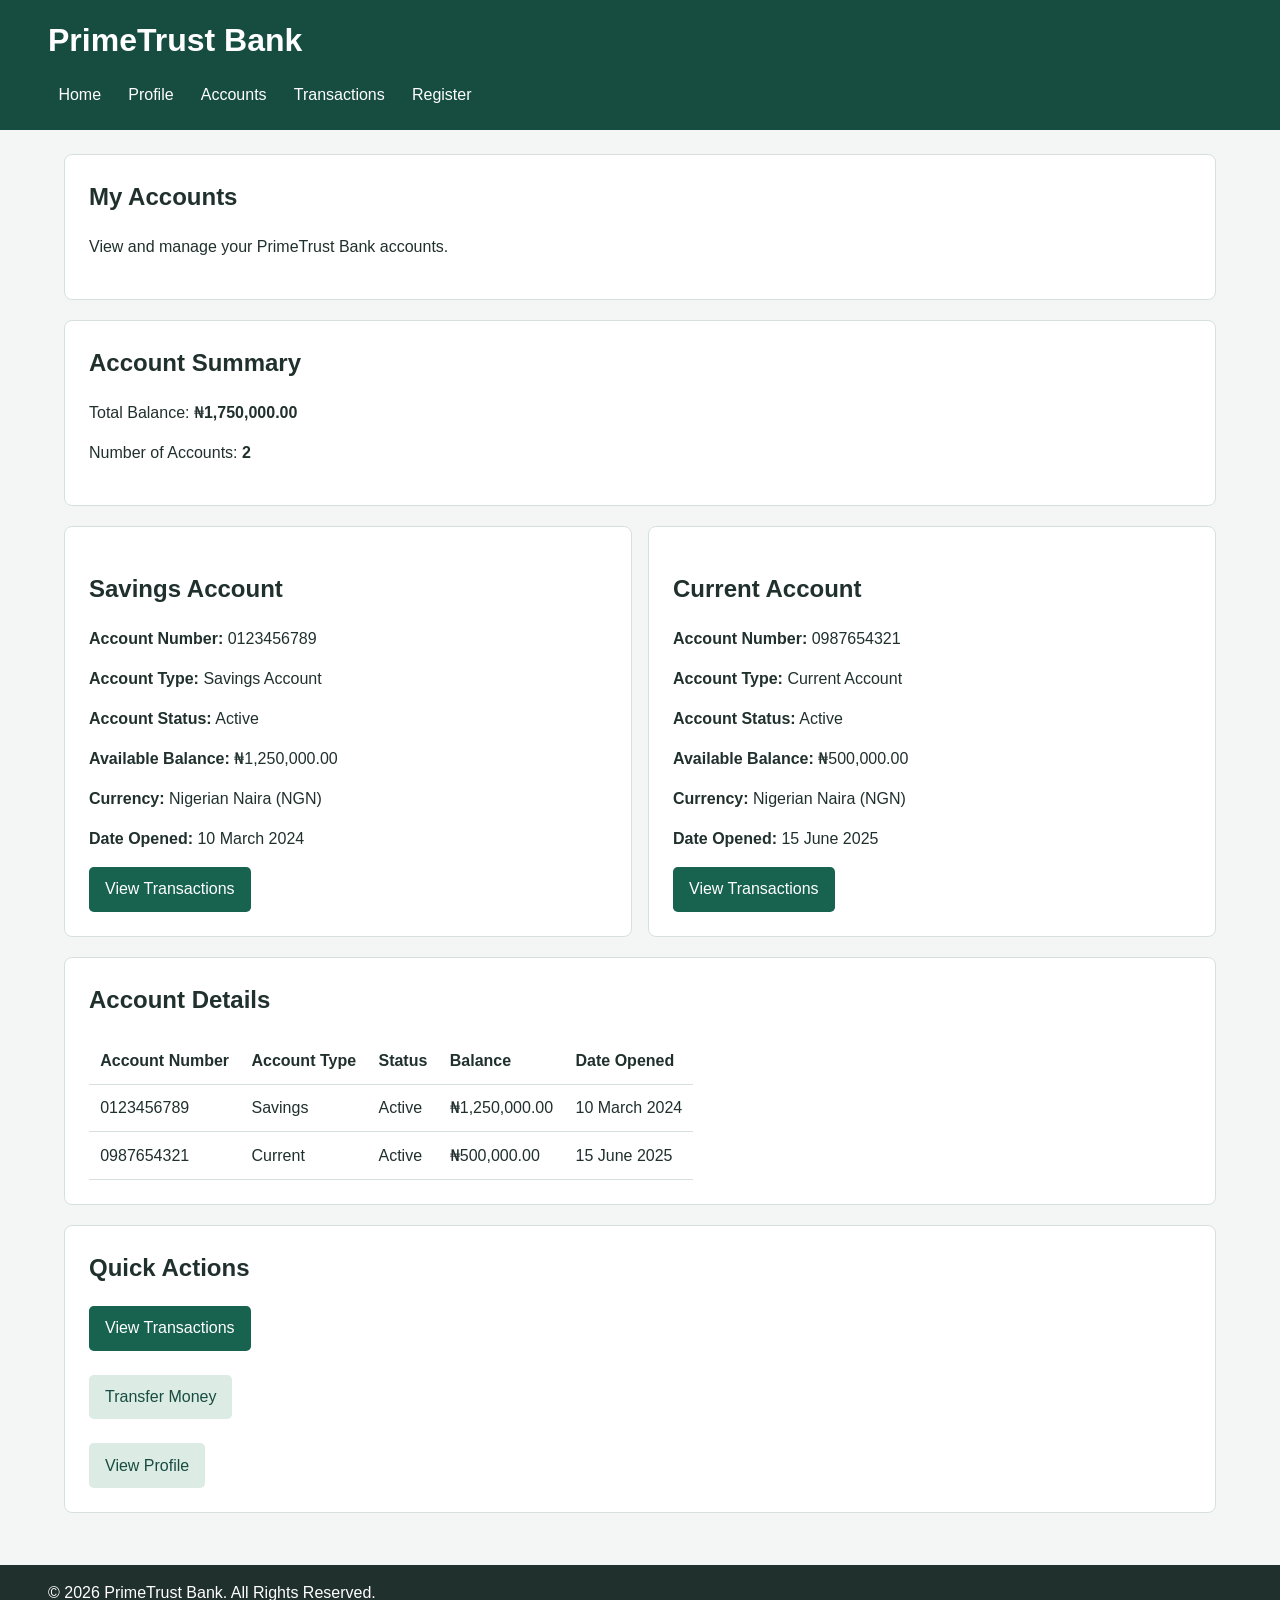
<file: Accounts.html>
<!DOCTYPE html>
<html lang="en">
<head>
    <meta charset="UTF-8">
    <meta name="viewport" content="width=device-width, initial-scale=1.0">

    <link rel="stylesheet" href="Prime trust.css">
    <title>My Accounts | PrimeTrust Bank</title>
</head>

<body class="page">

    <!-- HEADER -->
    <header class="site-header">

        <h1>PrimeTrust Bank</h1>

        <nav class="main-nav">
            <a href="Prime trust.html">Home</a>
            <a href="Customer Profile.html">Profile</a>
            <a href="Accounts.html">Accounts</a>
            <a href="Transactions.html">Transactions</a>
            <a href="Registration.html">Register</a>
        </nav>

    </header>


    <!-- MAIN CONTENT -->
    <main class="main-content">

        <!-- PAGE INTRODUCTION -->
        <section class="page-intro">

            <h2>My Accounts</h2>

            <p>
                View and manage your PrimeTrust Bank accounts.
            </p>

        </section>


        <!-- ACCOUNT SUMMARY -->
        <section class="content-section">

            <h2>Account Summary</h2>

            <p>
                Total Balance:
                <strong>₦1,750,000.00</strong>
            </p>

            <p>
                Number of Accounts:
                <strong>2</strong>
            </p>

        </section>


        <!-- SAVINGS ACCOUNT -->
        <div class="account-grid">
        <section class="account-card">

            <h2>Savings Account</h2>

            <p class="account-number">
                <strong>Account Number:</strong>
                0123456789
            </p>

            <p>
                <strong>Account Type:</strong>
                Savings Account
            </p>

            <p>
                <strong>Account Status:</strong>
                <span class="status status-success">Active</span>
            </p>

            <p class="account-balance">
                <strong>Available Balance:</strong>
                ₦1,250,000.00
            </p>

            <p>
                <strong>Currency:</strong>
                Nigerian Naira (NGN)
            </p>

            <p>
                <strong>Date Opened:</strong>
                10 March 2024
            </p>

                <a class="button" href="Transactions.html">
                View Transactions
            </a>

        </section>


        <!-- CURRENT ACCOUNT -->
        <section class="account-card">

            <h2>Current Account</h2>

            <p class="account-number">
                <strong>Account Number:</strong>
                0987654321
            </p>

            <p>
                <strong>Account Type:</strong>
                Current Account
            </p>

            <p>
                <strong>Account Status:</strong>
                <span class="status status-success">Active</span>
            </p>

            <p class="account-balance">
                <strong>Available Balance:</strong>
                ₦500,000.00
            </p>

            <p>
                <strong>Currency:</strong>
                Nigerian Naira (NGN)
            </p>

            <p>
                <strong>Date Opened:</strong>
                15 June 2025
            </p>

                <a class="button" href="Transactions.html">
                View Transactions
            </a>

        </section>
        </div>


        <!-- ACCOUNT DETAILS TABLE -->
        <section class="content-section">

            <h2>Account Details</h2>

            <table class="transaction-table">

                <thead>

                    <tr>
                        <th>Account Number</th>
                        <th>Account Type</th>
                        <th>Status</th>
                        <th>Balance</th>
                        <th>Date Opened</th>
                    </tr>

                </thead>

                <tbody>

                    <tr>
                        <td>0123456789</td>
                        <td>Savings</td>
                        <td>Active</td>
                        <td>₦1,250,000.00</td>
                        <td>10 March 2024</td>
                    </tr>

                    <tr>
                        <td>0987654321</td>
                        <td>Current</td>
                        <td>Active</td>
                        <td>₦500,000.00</td>
                        <td>15 June 2025</td>
                    </tr>

                </tbody>

            </table>

        </section>


        <!-- QUICK ACTIONS -->
        <section class="content-section">

            <h2>Quick Actions</h2>

                <a class="button" href="Transactions.html">
                View Transactions
            </a>

            <br><br>

                <a class="button button-secondary" href="Transfer.html">
                Transfer Money
            </a>

            <br><br>

                <a class="button button-secondary" href="Customer Profile.html">
                View Profile
            </a>

        </section>

    </main>


    <!-- FOOTER -->
    <footer class="site-footer">

        <p>
            &copy; 2026 PrimeTrust Bank. All Rights Reserved.
        </p>

    </footer>

</body>
</html>
</file>
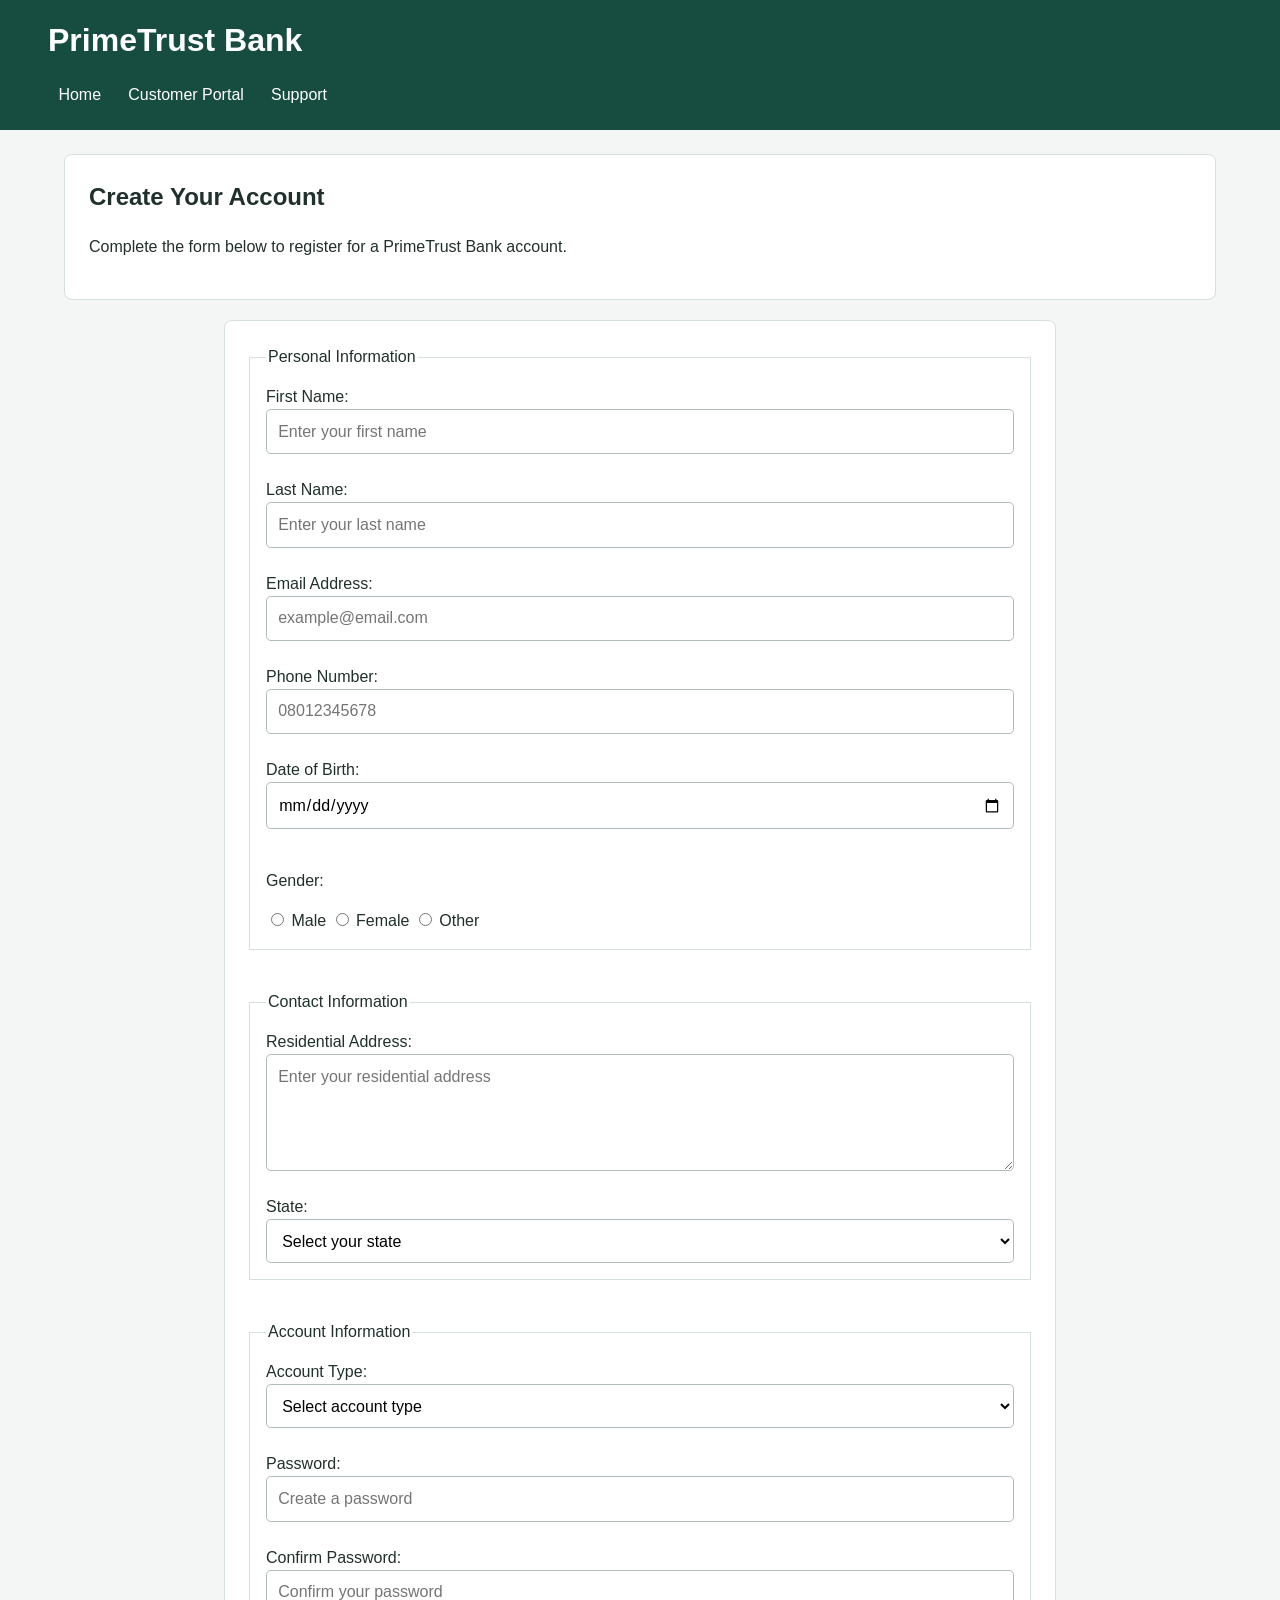
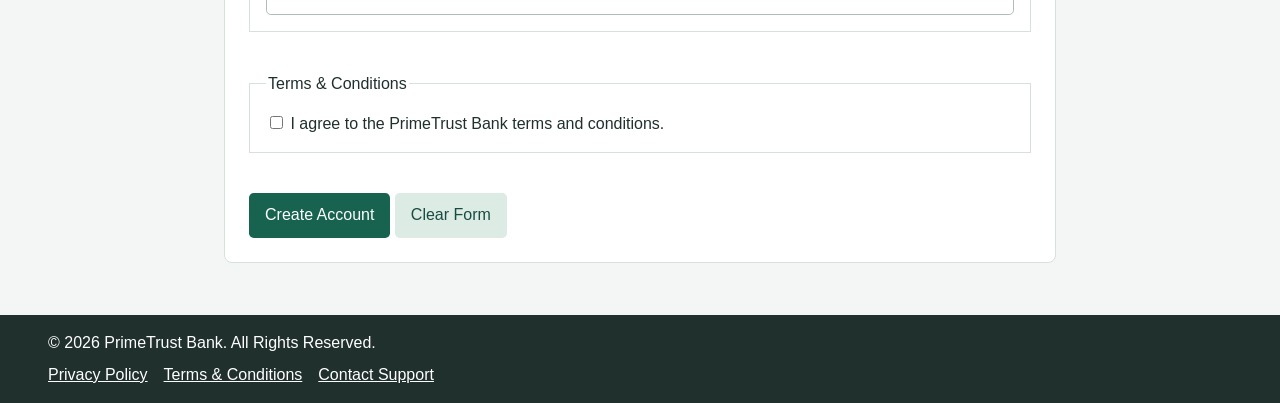
<file: Customer Profile.html>
<!DOCTYPE html>
<html lang="en">

<head>
    <meta charset="UTF-8">
    <meta name="viewport" content="width=device-width, initial-scale=1.0">
<link rel="stylesheet" href="Prime trust.css">
    <title>PrimeTrust Bank - Customer Registration</title>
</head>

<body class="page">

    <!-- Header -->
    <header class="site-header">

        <h1>PrimeTrust Bank</h1>

        <nav class="main-nav">
            <a href="Prime trust.html">Home</a>
            <a href="Customer Profile.html">Customer Portal</a>
            <a href="Support.html">Support</a>
        </nav>

    </header>


    <!-- Main Content -->
    <main class="main-content">

        <section class="page-intro">
            <h2>Create Your Account</h2>
            <p>
                Complete the form below to register for a PrimeTrust Bank account.
            </p>
        </section>

        <!-- Registration Form -->
        <form class="form-card" action="#" method="post">

            <!-- Personal Information -->
            <fieldset>

                <legend>Personal Information</legend>


                <!-- First Name -->
                <div class="form-group">
                    <label for="first-name">
                        First Name:
                    </label>

                    <input
                        type="text"
                        id="first-name"
                        name="first_name"
                        placeholder="Enter your first name"
                        required
                    >
                </div>

                <br>


                <!-- Last Name -->
                <div class="form-group">
                    <label for="last-name">
                        Last Name:
                    </label>

                    <input
                        type="text"
                        id="last-name"
                        name="last_name"
                        placeholder="Enter your last name"
                        required
                    >
                </div>

                <br>


                <!-- Email -->
                <div class="form-group">
                    <label for="email">
                        Email Address:
                    </label>

                    <input
                        type="email"
                        id="email"
                        name="email"
                        placeholder="example@email.com"
                        required
                    >
                </div>

                <br>


                <!-- Phone -->
                <div class="form-group">
                    <label for="phone">
                        Phone Number:
                    </label>

                    <input
                        type="tel"
                        id="phone"
                        name="phone"
                        placeholder="08012345678"
                        required
                    >
                </div>

                <br>


                <!-- Date of Birth -->
                <div class="form-group">
                    <label for="date-of-birth">
                        Date of Birth:
                    </label>

                    <input
                        type="date"
                        id="date-of-birth"
                        name="date_of_birth"
                        required
                    >
                </div>

                <br>


                <!-- Gender -->
                <div class="form-group">

                    <p>Gender:</p>

                    <input
                        type="radio"
                        id="male"
                        name="gender"
                        value="male"
                    >

                    <label for="male">
                        Male
                    </label>


                    <input
                        type="radio"
                        id="female"
                        name="gender"
                        value="female"
                    >

                    <label for="female">
                        Female
                    </label>


                    <input
                        type="radio"
                        id="other"
                        name="gender"
                        value="other"
                    >

                    <label for="other">
                        Other
                    </label>

                </div>

            </fieldset>


            <br>


            <!-- Contact Information -->
            <fieldset>

                <legend>Contact Information</legend>


                <!-- Address -->
                <div class="form-group">

                    <label for="address">
                        Residential Address:
                    </label>

                    <br>

                    <textarea
                        id="address"
                        name="address"
                        rows="4"
                        cols="40"
                        placeholder="Enter your residential address"
                        required
                    ></textarea>

                </div>

                <br>


                <!-- State -->
                <div class="form-group">

                    <label for="state">
                        State:
                    </label>

                    <select
                        id="state"
                        name="state"
                        required
                    >

                        <option value="">
                            Select your state
                        </option>

                        <option value="abuja">
                            FCT Abuja
                        </option>

                        <option value="lagos">
                            Lagos
                        </option>

                        <option value="rivers">
                            Rivers
                        </option>

                        <option value="delta">
                            Delta
                        </option>

                        <option value="edo">
                            Edo
                        </option>

                        <option value="enugu">
                            Enugu
                        </option>

                        <option value="kano">
                            Kano
                        </option>

                    </select>

                </div>

            </fieldset>


            <br>


            <!-- Account Information -->
            <fieldset>

                <legend>Account Information</legend>


                <!-- Account Type -->
                <div class="form-group">

                    <label for="account-type">
                        Account Type:
                    </label>

                    <select
                        id="account-type"
                        name="account_type"
                        required
                    >

                        <option value="">
                            Select account type
                        </option>

                        <option value="savings">
                            Savings Account
                        </option>

                        <option value="current">
                            Current Account
                        </option>

                    </select>

                </div>

                <br>


                <!-- Password -->
                <div class="form-group">

                    <label for="password">
                        Password:
                    </label>

                    <input
                        type="password"
                        id="password"
                        name="password"
                        placeholder="Create a password"
                        required
                    >

                </div>

                <br>


                <!-- Confirm Password -->
                <div class="form-group">

                    <label for="confirm-password">
                        Confirm Password:
                    </label>

                    <input
                        type="password"
                        id="confirm-password"
                        name="confirm_password"
                        placeholder="Confirm your password"
                        required
                    >

                </div>

            </fieldset>


            <br>


            <!-- Terms and Conditions -->
            <fieldset>

                <legend>Terms & Conditions</legend>

                <input
                    type="checkbox"
                    id="terms"
                    name="terms"
                    required
                >

                <label for="terms">
                    I agree to the PrimeTrust Bank terms and conditions.
                </label>

            </fieldset>


            <br>


            <!-- Form Buttons -->
            <button class="button" type="submit">
                Create Account
            </button>

            <button class="button button-secondary" type="reset">
                Clear Form
            </button>

        </form>

    </main>


    <!-- Footer -->
    <footer class="site-footer">

        <p>
            &copy; 2026 PrimeTrust Bank. All Rights Reserved.
        </p>

        <a href="Privacy policy.html">Privacy Policy</a>
        <a href="Terms&conditions.html">Terms & Conditions</a>
        <a href="Support.html">Contact Support</a>

    </footer>

</body>

</html>
</file>
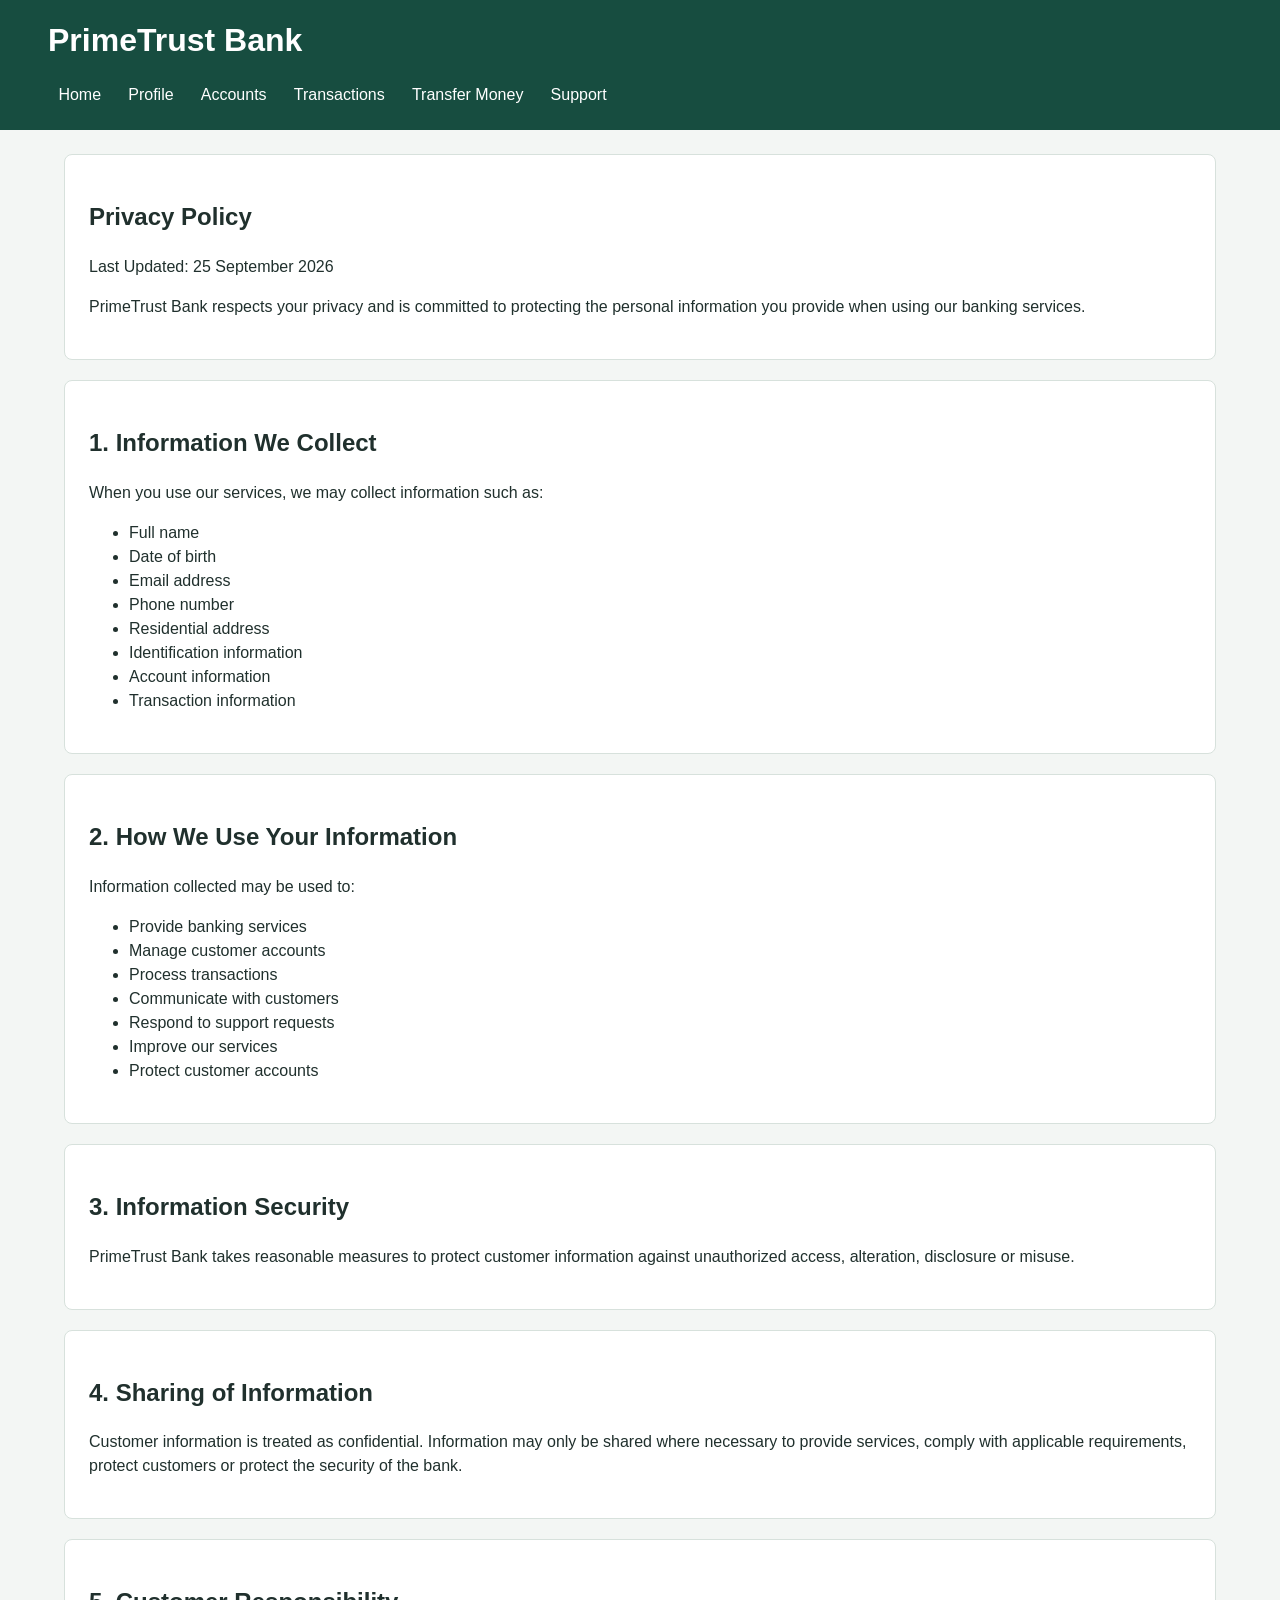
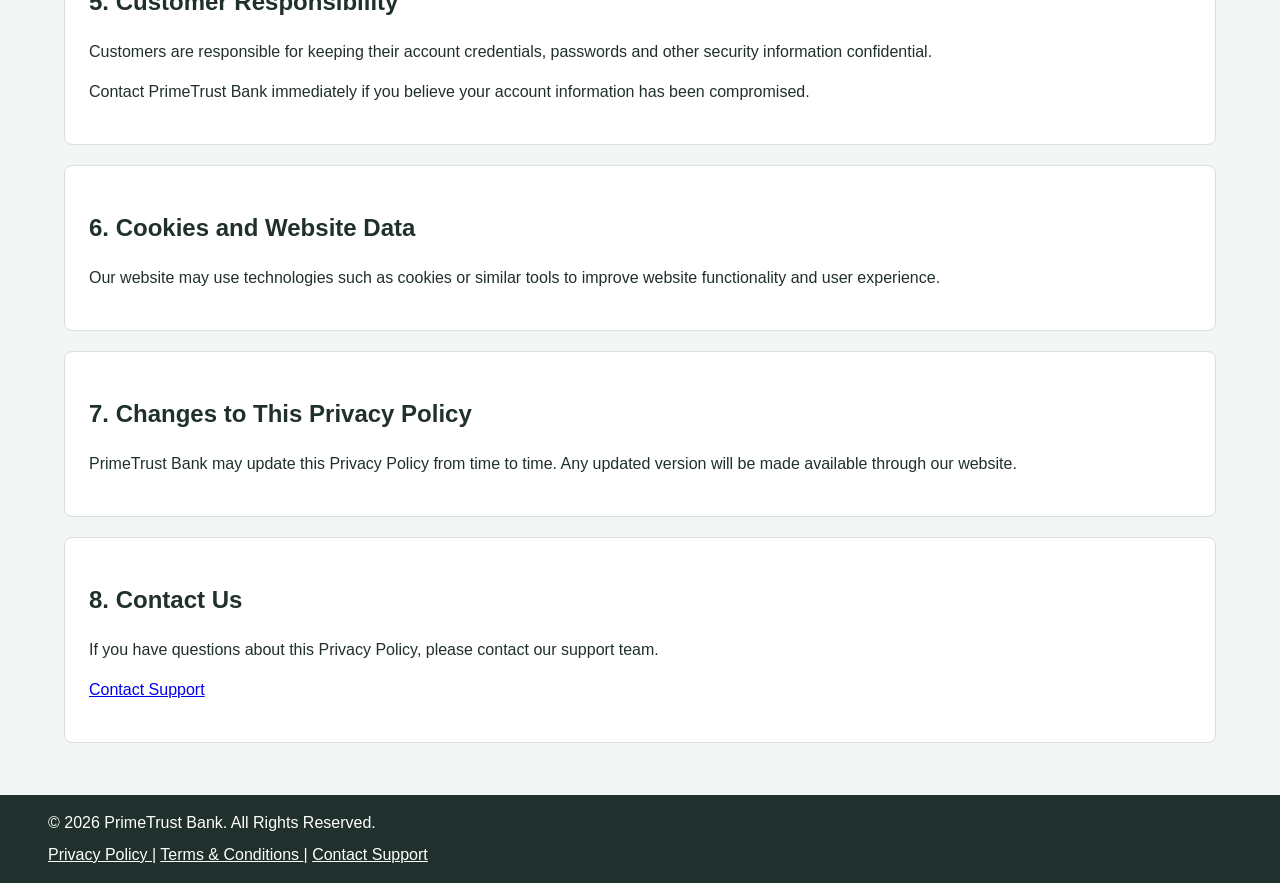
<file: Privacy policy.html>
<!DOCTYPE html>
<html lang="en">

<head>

    <meta charset="UTF-8">

    <meta name="viewport" content="width=device-width, initial-scale=1.0">

    <link rel="stylesheet" href="Prime trust.css">
    <title>Privacy Policy | PrimeTrust Bank</title>

</head>


<body class="page">

    <!-- HEADER -->

    <header class="site-header">

        <h1>PrimeTrust Bank</h1>

        <nav class="main-nav">

            <a href="Prime trust.html">Home</a>

            <a href="Customer Profile.html">Profile</a>

            <a href="Accounts.html">Accounts</a>

            <a href="Transactions.html">Transactions</a>

            <a href="Transfer.html">Transfer Money</a>

            <a href="Support.html">Support</a>

        </nav>

    </header>


    <!-- MAIN CONTENT -->

    <main class="main-content legal-page">

        <section>

            <h2>Privacy Policy</h2>

            <p>
                Last Updated: 25 September 2026
            </p>

            <p>
                PrimeTrust Bank respects your privacy and is committed
                to protecting the personal information you provide when
                using our banking services.
            </p>

        </section>


        <!-- INFORMATION WE COLLECT -->

        <section>

            <h2>1. Information We Collect</h2>

            <p>
                When you use our services, we may collect information
                such as:
            </p>

            <ul>

                <li>Full name</li>

                <li>Date of birth</li>

                <li>Email address</li>

                <li>Phone number</li>

                <li>Residential address</li>

                <li>Identification information</li>

                <li>Account information</li>

                <li>Transaction information</li>

            </ul>

        </section>


        <!-- HOW INFORMATION IS USED -->

        <section>

            <h2>2. How We Use Your Information</h2>

            <p>
                Information collected may be used to:
            </p>

            <ul>

                <li>Provide banking services</li>

                <li>Manage customer accounts</li>

                <li>Process transactions</li>

                <li>Communicate with customers</li>

                <li>Respond to support requests</li>

                <li>Improve our services</li>

                <li>Protect customer accounts</li>

            </ul>

        </section>


        <!-- INFORMATION SECURITY -->

        <section>

            <h2>3. Information Security</h2>

            <p>
                PrimeTrust Bank takes reasonable measures to protect
                customer information against unauthorized access,
                alteration, disclosure or misuse.
            </p>

        </section>


        <!-- SHARING INFORMATION -->

        <section>

            <h2>4. Sharing of Information</h2>

            <p>
                Customer information is treated as confidential.
                Information may only be shared where necessary to
                provide services, comply with applicable requirements,
                protect customers or protect the security of the bank.
            </p>

        </section>


        <!-- CUSTOMER RESPONSIBILITY -->

        <section>

            <h2>5. Customer Responsibility</h2>

            <p>
                Customers are responsible for keeping their account
                credentials, passwords and other security information
                confidential.
            </p>

            <p>
                Contact PrimeTrust Bank immediately if you believe
                your account information has been compromised.
            </p>

        </section>


        <!-- COOKIES -->

        <section>

            <h2>6. Cookies and Website Data</h2>

            <p>
                Our website may use technologies such as cookies or
                similar tools to improve website functionality and
                user experience.
            </p>

        </section>


        <!-- POLICY CHANGES -->

        <section>

            <h2>7. Changes to This Privacy Policy</h2>

            <p>
                PrimeTrust Bank may update this Privacy Policy from
                time to time. Any updated version will be made
                available through our website.
            </p>

        </section>


        <!-- CONTACT -->

        <section>

            <h2>8. Contact Us</h2>

            <p>
                If you have questions about this Privacy Policy,
                please contact our support team.
            </p>

            <p>

                <a href="Support.html">
                    Contact Support
                </a>

            </p>

        </section>

    </main>


    <!-- FOOTER -->

    <footer class="site-footer">

        <p>
            &copy; 2026 PrimeTrust Bank.
            All Rights Reserved.
        </p>

        <p>

            <a href="Privacy policy.html">
                Privacy Policy
            </a>

            |

            <a href="Terms&conditions.html">
                Terms &amp; Conditions
            </a>

            |

            <a href="Support.html">
                Contact Support
            </a>

        </p>

    </footer>


</body>

</html>
</file>
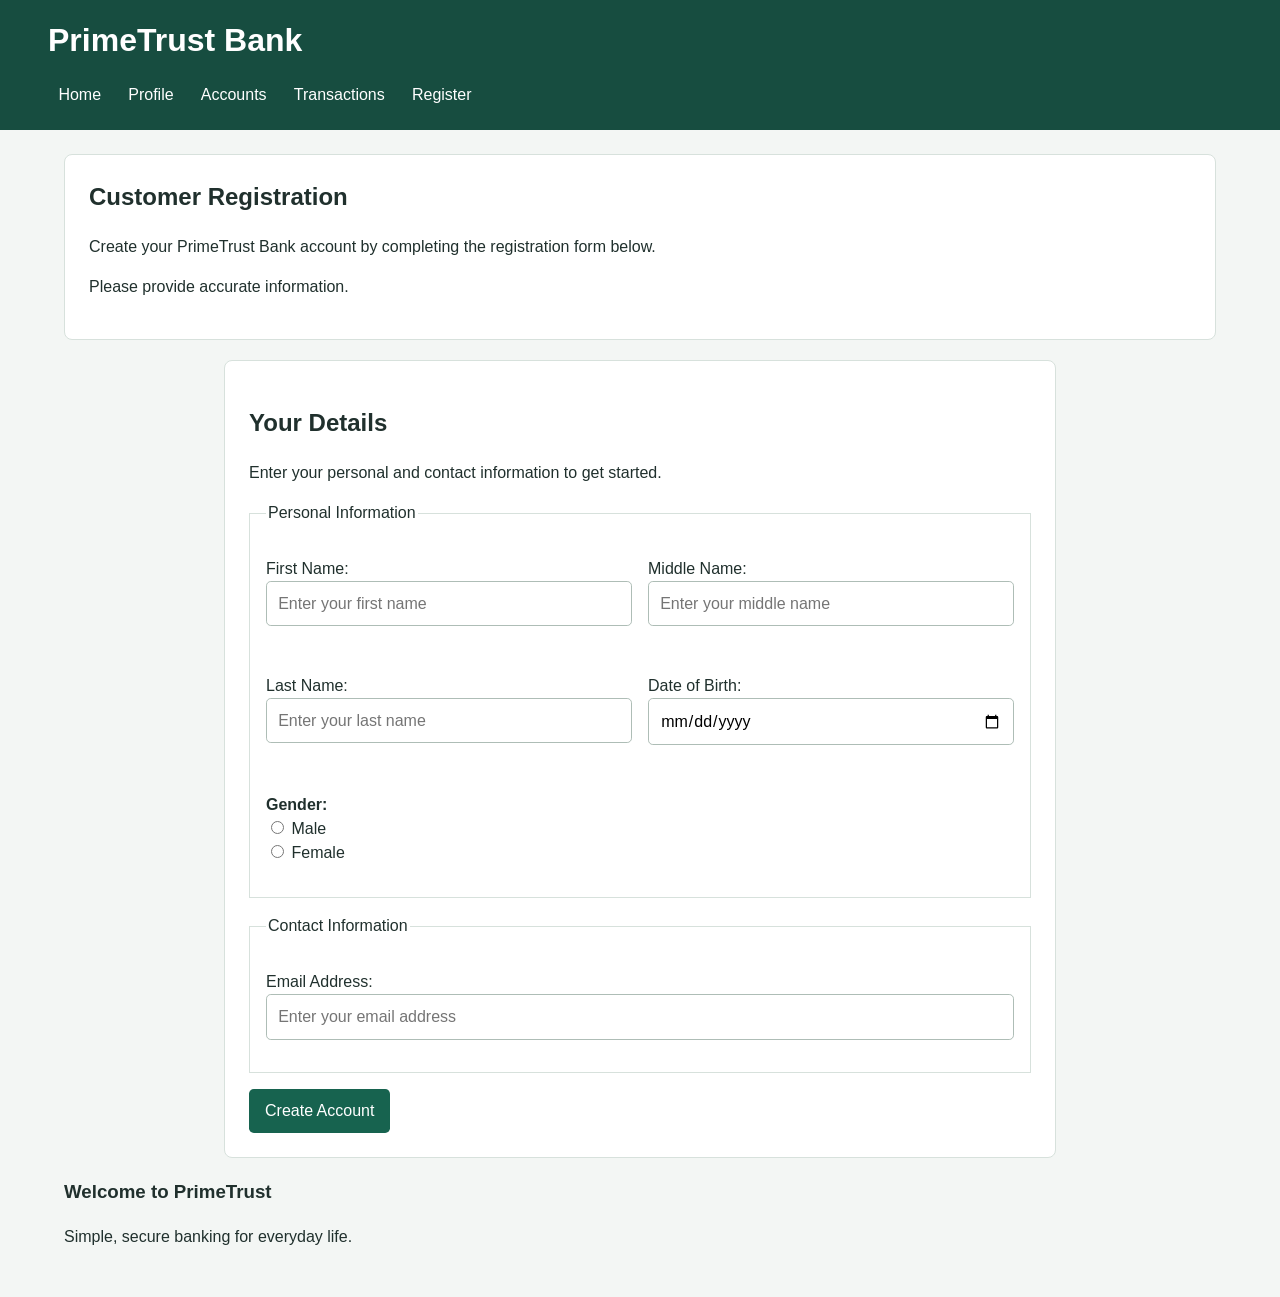
<file: Registeration.html>
<!DOCTYPE html>
<html lang="en">

<head>

    <meta charset="UTF-8">

    <meta name="viewport" content="width=device-width, initial-scale=1.0">

    <link rel="stylesheet" href="Prime trust.css">
    <title>Customer Registration | PrimeTrust Bank</title>

</head>


<body class="page">

    <!-- HEADER -->

    <header class="site-header">

        <h1>PrimeTrust Bank</h1>

        <nav class="main-nav">

            <a href="Prime trust.html">Home</a>

            <a href="Customer Profile.html">Profile</a>

            <a href="Accounts.html">Accounts</a>

            <a href="Transactions.html">Transactions</a>

            <a href="Registration.html">Register</a>

        </nav>

    </header>


    <!-- MAIN CONTENT -->

    <main class="main-content">

        <!-- PAGE INTRODUCTION -->

        <section class="page-intro">

            <h2>Customer Registration</h2>

            <p>
                Create your PrimeTrust Bank account by completing
                the registration form below.
            </p>

            <p>
                Please provide accurate information.
            </p>

        </section>


        <!-- REGISTRATION FORM -->
        <div class="registration-container">
        <form class="registration-form" action="#" method="post">

            <h2>Your Details</h2>
            <p>Enter your personal and contact information to get started.</p>


            <!-- PERSONAL INFORMATION -->

            <fieldset>

                <legend>Personal Information</legend>

                <div class="form-grid">

                <p class="form-group">

                    <label for="first-name">
                        First Name:
                    </label>

                    <br>

                    <input
                        type="text"
                        id="first-name"
                        name="first-name"
                        placeholder="Enter your first name"
                        required
                    >

                </p>


                <p class="form-group">

                    <label for="middle-name">
                        Middle Name:
                    </label>

                    <br>

                    <input
                        type="text"
                        id="middle-name"
                        name="middle-name"
                        placeholder="Enter your middle name"
                    >

                </p>


                <p class="form-group">

                    <label for="last-name">
                        Last Name:
                    </label>

                    <br>

                    <input
                        type="text"
                        id="last-name"
                        name="last-name"
                        placeholder="Enter your last name"
                        required
                    >

                </p>


                <p class="form-group">

                    <label for="date-of-birth">
                        Date of Birth:
                    </label>

                    <br>

                    <input
                        type="date"
                        id="date-of-birth"
                        name="date-of-birth"
                        required
                    >

                </p>


                <p class="form-group">

                    <strong>Gender:</strong>

                    <br>

                    <input
                        type="radio"
                        id="male"
                        name="gender"
                        value="male"
                        required
                    >

                    <label for="male">
                        Male
                    </label>


                    <br>


                    <input
                        type="radio"
                        id="female"
                        name="gender"
                        value="female"
                    >

                    <label for="female">
                        Female
                    </label>

                </p>
                </div>
            </fieldset>


            <!-- CONTACT INFORMATION -->

            <fieldset>

                <legend>Contact Information</legend>

                <div class="form-grid">

                <p class="form-group">

                    <label for="email">
                        Email Address:
                    </label>

                    <br>

                    <input
                        type="email"
                        id="email"
                        name="email"
                        placeholder="Enter your email address"
                        required
                    >

                </p>
                </div>
            </fieldset>

            <button class="button" type="submit">Create Account</button>

        </form>

        <aside class="registration-image">
            <h3>Welcome to PrimeTrust</h3>
            <p>Simple, secure banking for everyday life.</p>
        </aside>
        </div>

    </main>

</body>

</html>
</file>
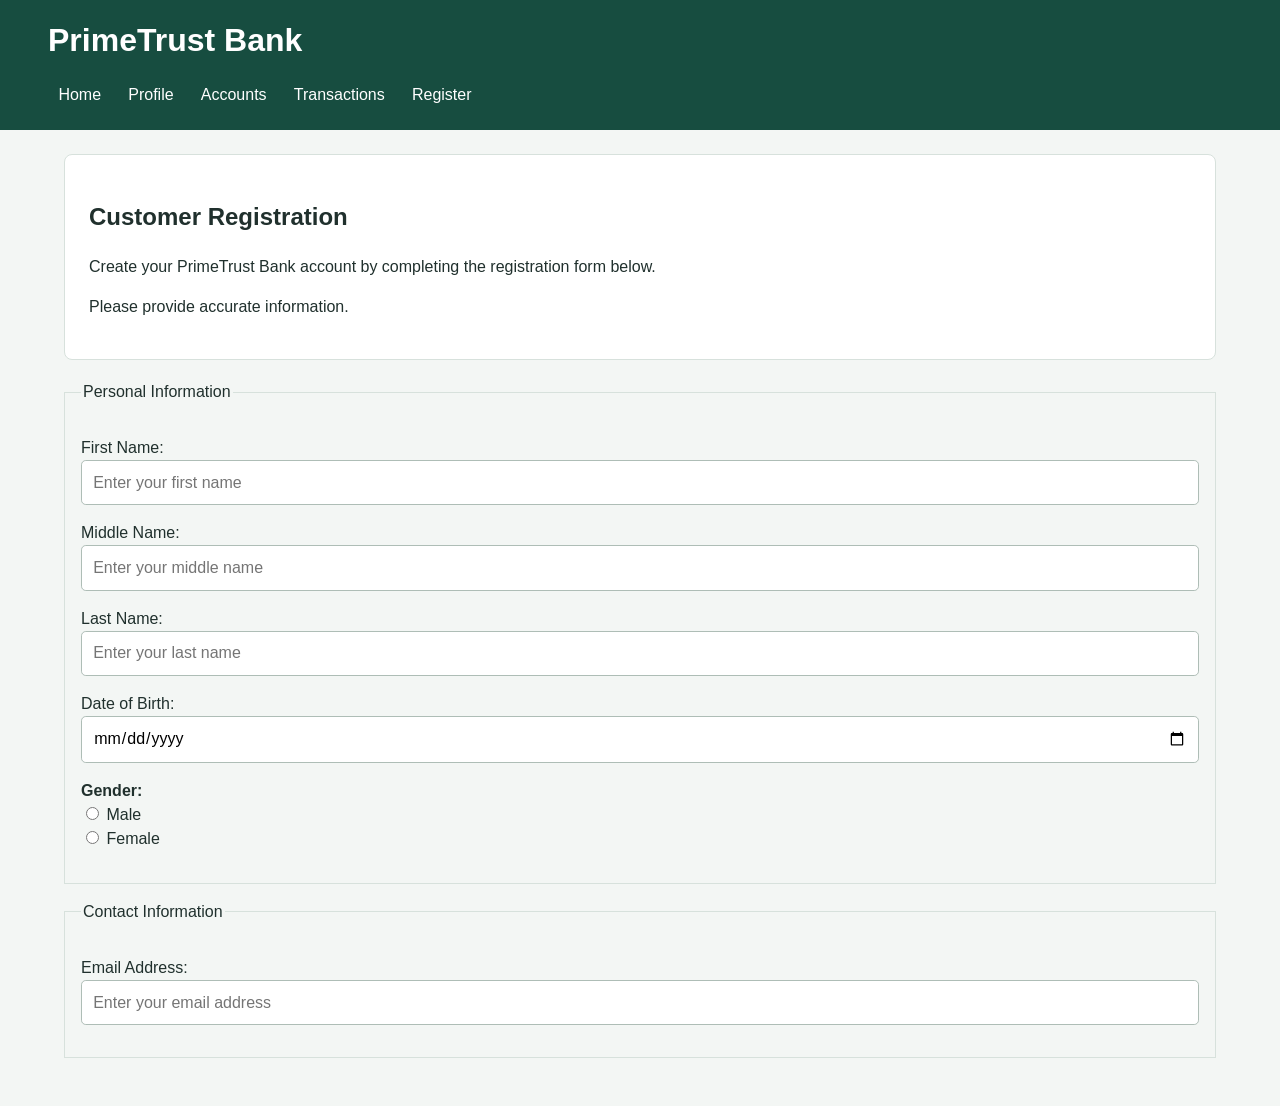
<file: Registertaion.html>
<!DOCTYPE html>
<html lang="en">

<head>

    <meta charset="UTF-8">

    <meta name="viewport" content="width=device-width, initial-scale=1.0">
    <link rel="stylesheet" href="Prime trust.css">

    <title>Customer Registration | PrimeTrust Bank</title>

</head>


<body>

    <!-- HEADER -->

    <header>

        <h1>PrimeTrust Bank</h1>

        <nav>

            <a href="index.html">Home</a>

            <a href="customer-profile.html">Profile</a>

            <a href="accounts.html">Accounts</a>

            <a href="transactions.html">Transactions</a>

            <a href="customer-registration.html">Register</a>

        </nav>

    </header>


    <!-- MAIN CONTENT -->

    <main>

        <!-- PAGE INTRODUCTION -->

        <section>

            <h2>Customer Registration</h2>

            <p>
                Create your PrimeTrust Bank account by completing
                the registration form below.
            </p>

            <p>
                Please provide accurate information.
            </p>

        </section>


        <!-- REGISTRATION FORM -->

        <form action="#" method="post">


            <!-- PERSONAL INFORMATION -->

            <fieldset>

                <legend>Personal Information</legend>


                <p>

                    <label for="first-name">
                        First Name:
                    </label>

                    <br>

                    <input
                        type="text"
                        id="first-name"
                        name="first-name"
                        placeholder="Enter your first name"
                        required
                    >

                </p>


                <p>

                    <label for="middle-name">
                        Middle Name:
                    </label>

                    <br>

                    <input
                        type="text"
                        id="middle-name"
                        name="middle-name"
                        placeholder="Enter your middle name"
                    >

                </p>


                <p>

                    <label for="last-name">
                        Last Name:
                    </label>

                    <br>

                    <input
                        type="text"
                        id="last-name"
                        name="last-name"
                        placeholder="Enter your last name"
                        required
                    >

                </p>


                <p>

                    <label for="date-of-birth">
                        Date of Birth:
                    </label>

                    <br>

                    <input
                        type="date"
                        id="date-of-birth"
                        name="date-of-birth"
                        required
                    >

                </p>


                <p>

                    <strong>Gender:</strong>

                    <br>

                    <input
                        type="radio"
                        id="male"
                        name="gender"
                        value="male"
                        required
                    >

                    <label for="male">
                        Male
                    </label>


                    <br>


                    <input
                        type="radio"
                        id="female"
                        name="gender"
                        value="female"
                    >

                    <label for="female">
                        Female
                    </label>

                </p>

            </fieldset>


            <!-- CONTACT INFORMATION -->

            <fieldset>

                <legend>Contact Information</legend>


                <p>

                    <label for="email">
                        Email Address:
                    </label>

                    <br>

                    <input
                        type="email"
                        id="email"
                        name="email"
                        placeholder="Enter your email address"
                        required
                    >
</file>
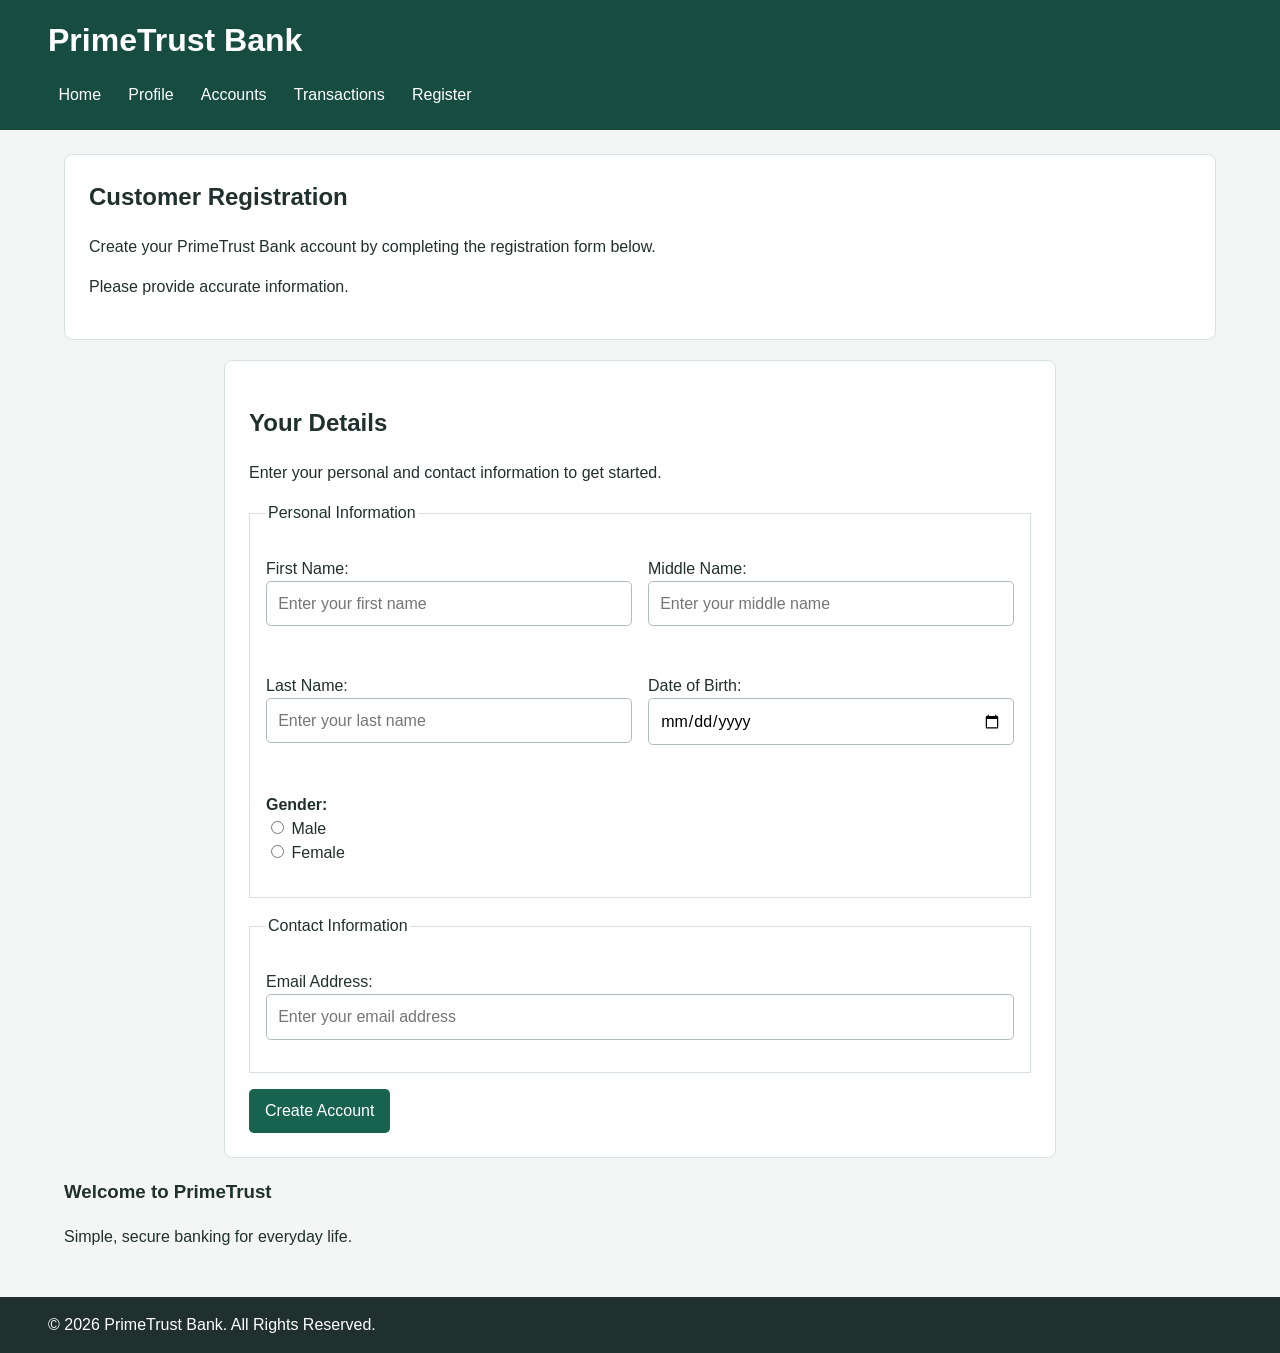
<file: Registration.html>
<!DOCTYPE html>
<html lang="en">

<head>

    <meta charset="UTF-8">

    <meta name="viewport" content="width=device-width, initial-scale=1.0">
<link rel="stylesheet" href="Prime trust.css">
    <title>Customer Registration | PrimeTrust Bank</title>

</head>


<body class="page">

    <!-- HEADER -->

    <header class="site-header">

        <h1>PrimeTrust Bank</h1>

        <nav class="main-nav">

            <a href="Prime trust.html">Home</a>

            <a href="Customer Profile.html">Profile</a>

            <a href="Accounts.html">Accounts</a>

            <a href="Transactions.html">Transactions</a>

            <a href="Registration.html">Register</a>

        </nav>

    </header>


    <!-- MAIN CONTENT -->

    <main class="main-content">

        <!-- PAGE INTRODUCTION -->

        <section class="page-intro">

            <h2>Customer Registration</h2>

            <p>
                Create your PrimeTrust Bank account by completing
                the registration form below.
            </p>

            <p>
                Please provide accurate information.
            </p>

        </section>


        <!-- REGISTRATION FORM -->

        <div class="registration-container">
        <form class="registration-form" action="#" method="post">

            <h2>Your Details</h2>
            <p>Enter your personal and contact information to get started.</p>


            <!-- PERSONAL INFORMATION -->

            <fieldset>

                <legend>Personal Information</legend>

                <div class="form-grid">


                <p class="form-group">

                    <label for="first-name">
                        First Name:
                    </label>

                    <br>

                    <input
                        type="text"
                        id="first-name"
                        name="first-name"
                        placeholder="Enter your first name"
                        required
                    >

                </p>


                <p class="form-group">

                    <label for="middle-name">
                        Middle Name:
                    </label>

                    <br>

                    <input
                        type="text"
                        id="middle-name"
                        name="middle-name"
                        placeholder="Enter your middle name"
                    >

                </p>


                <p class="form-group">

                    <label for="last-name">
                        Last Name:
                    </label>

                    <br>

                    <input
                        type="text"
                        id="last-name"
                        name="last-name"
                        placeholder="Enter your last name"
                        required
                    >

                </p>


                <p class="form-group">

                    <label for="date-of-birth">
                        Date of Birth:
                    </label>

                    <br>

                    <input
                        type="date"
                        id="date-of-birth"
                        name="date-of-birth"
                        required
                    >

                </p>


                <p class="form-group">

                    <strong>Gender:</strong>

                    <br>

                    <input
                        type="radio"
                        id="male"
                        name="gender"
                        value="male"
                        required
                    >

                    <label for="male">
                        Male
                    </label>


                    <br>


                    <input
                        type="radio"
                        id="female"
                        name="gender"
                        value="female"
                    >

                    <label for="female">
                        Female
                    </label>

                </p>
                </div>
            </fieldset>


            <!-- CONTACT INFORMATION -->

            <fieldset>

                <legend>Contact Information</legend>

                <div class="form-grid">


                <p class="form-group">

                    <label for="email">
                        Email Address:
                    </label>

                    <br>

                    <input
                        type="email"
                        id="email"
                        name="email"
                        placeholder="Enter your email address"
                        required
                    >
                </p>
                </div>
            </fieldset>

            <button class="button" type="submit">Create Account</button>

        </form>

        <aside class="registration-image">
            <h3>Welcome to PrimeTrust</h3>
            <p>Simple, secure banking for everyday life.</p>
        </aside>
        </div>

    </main>

    <footer class="site-footer">

        <p>
            &copy; 2026 PrimeTrust Bank. All Rights Reserved.
        </p>

    </footer>

</body>

</html>
</file>
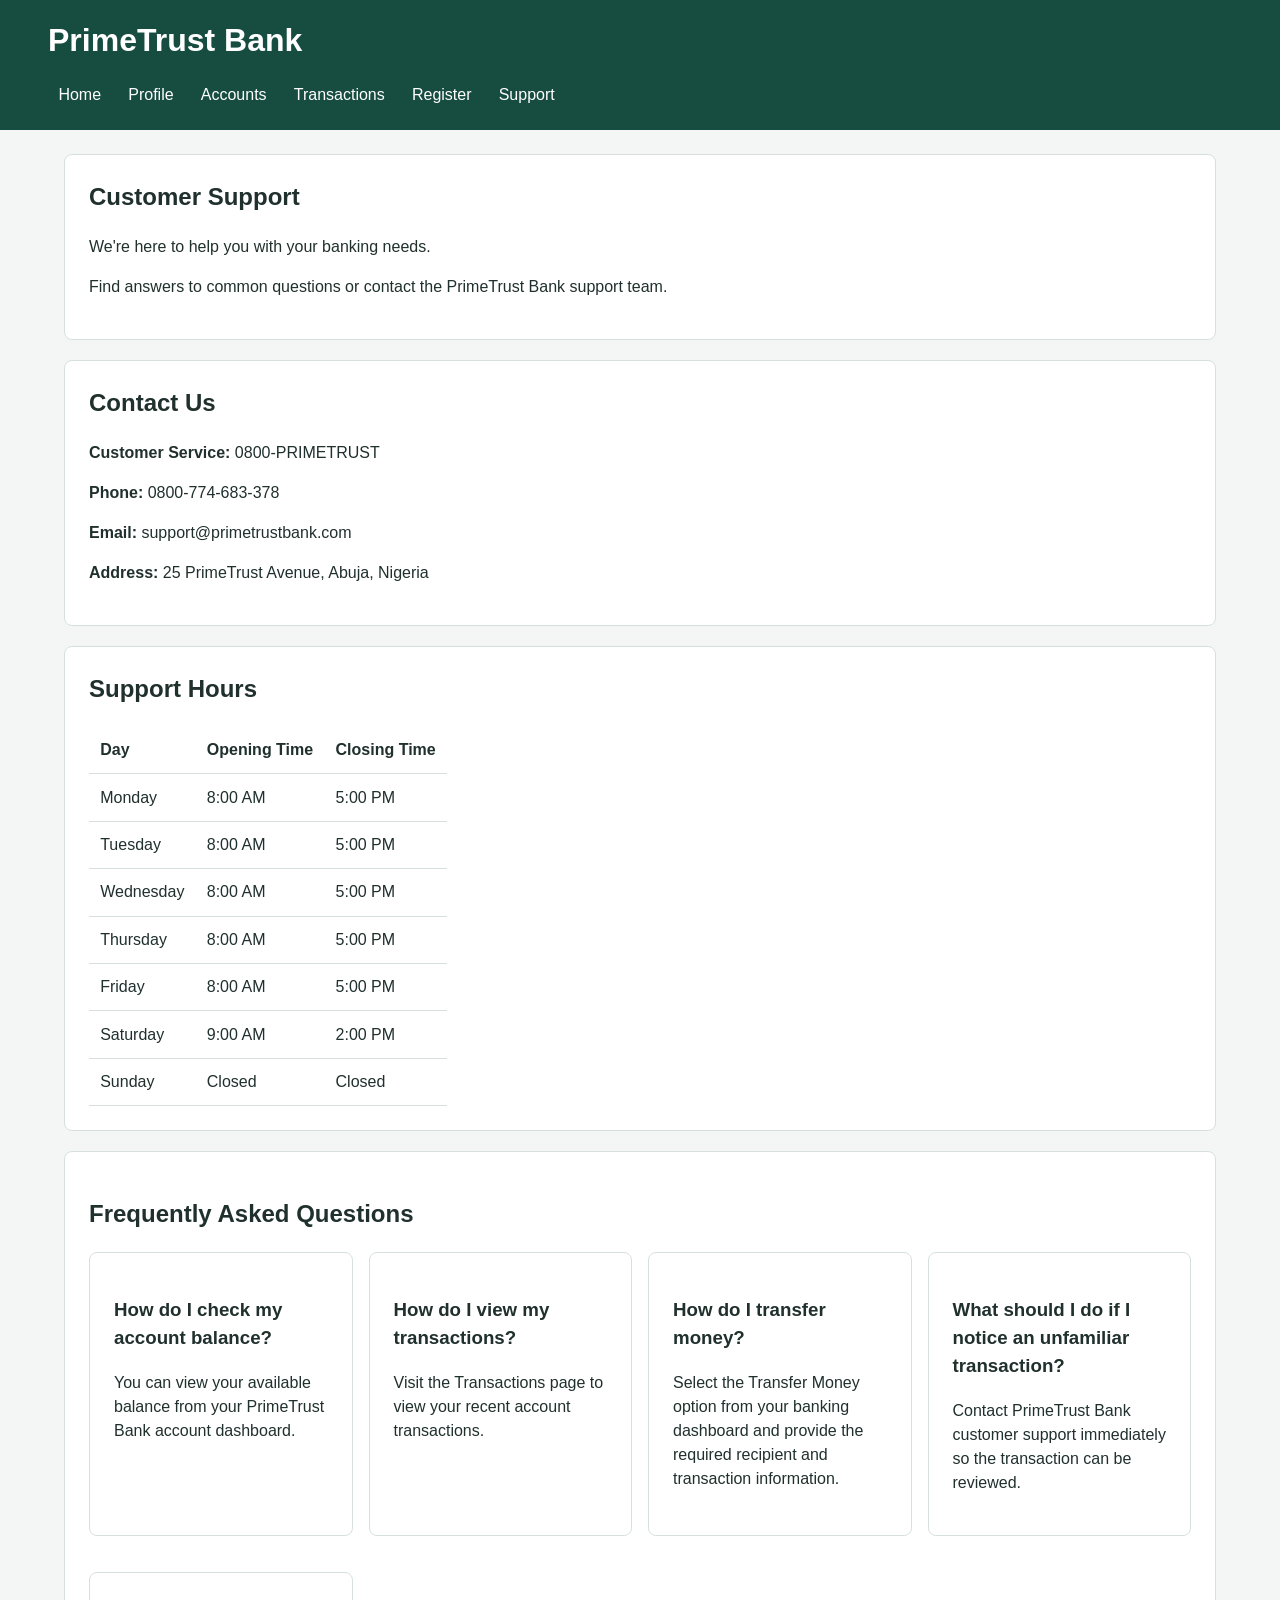
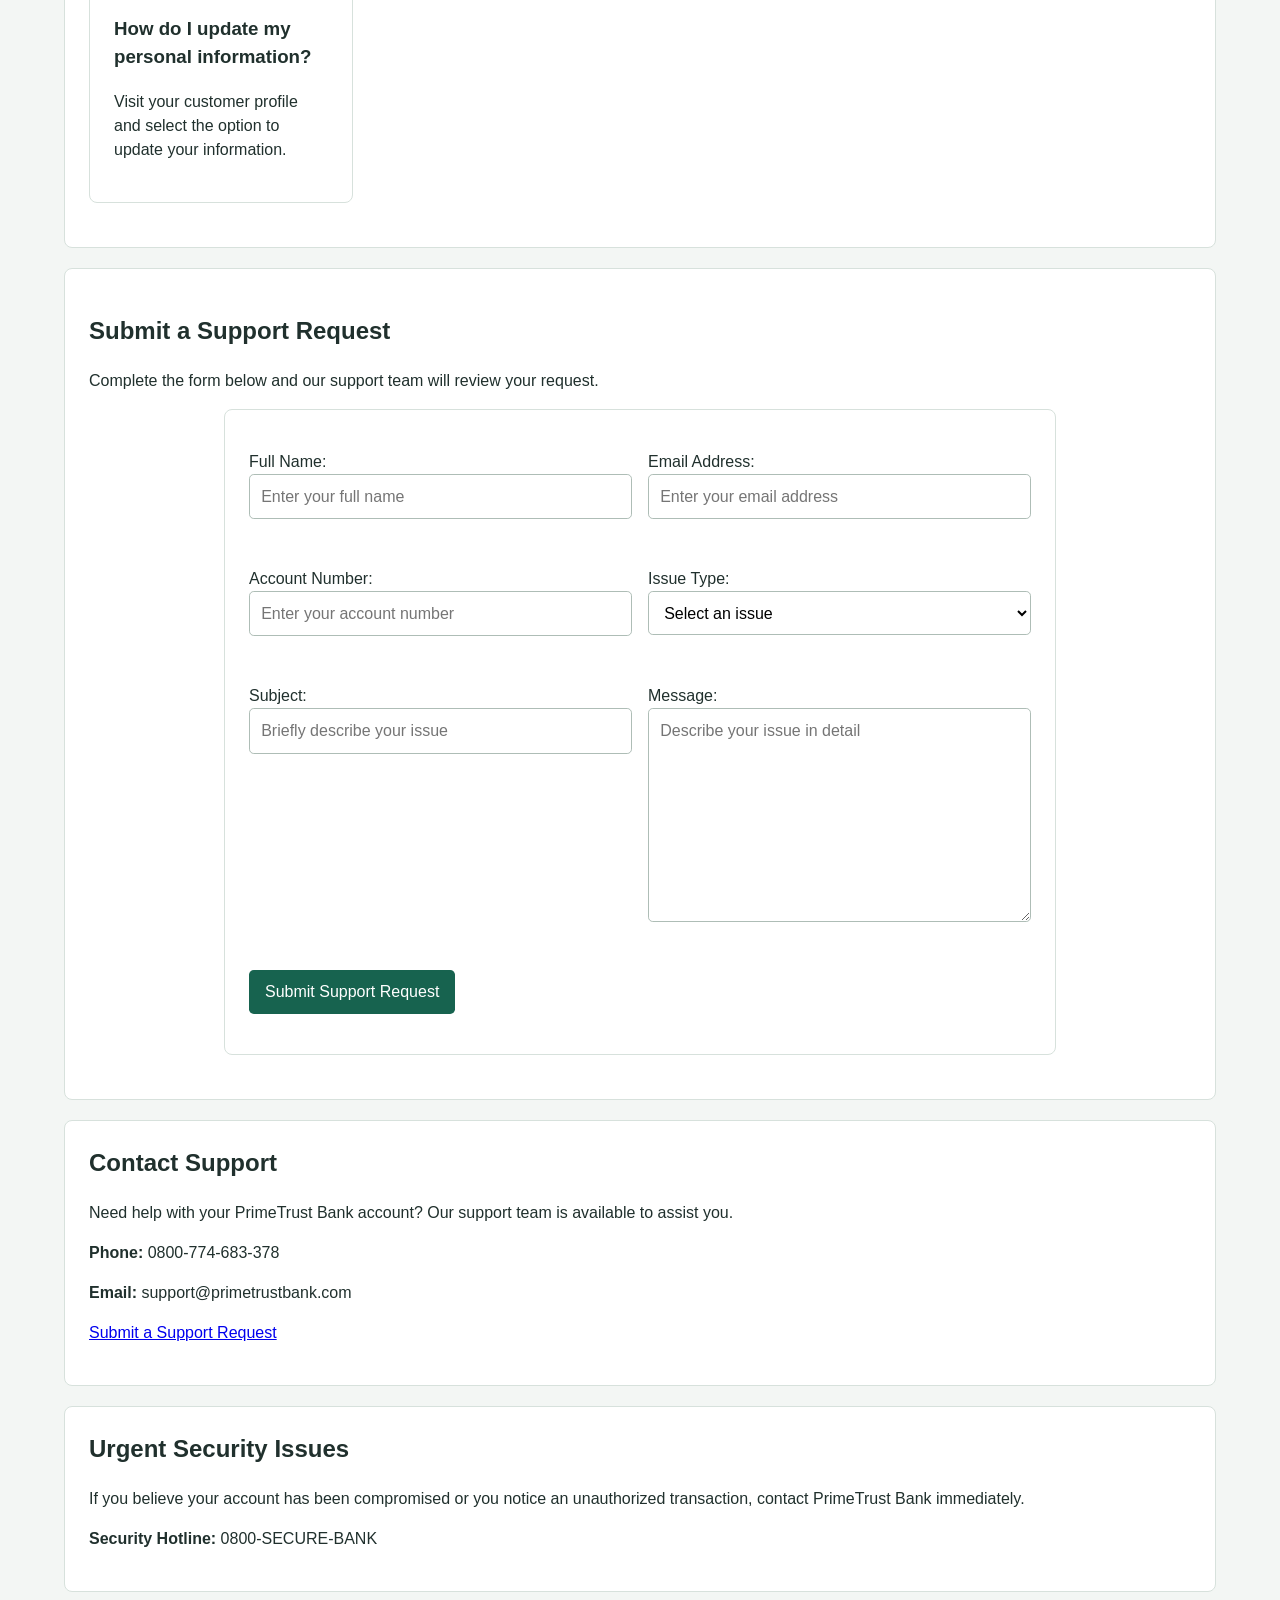
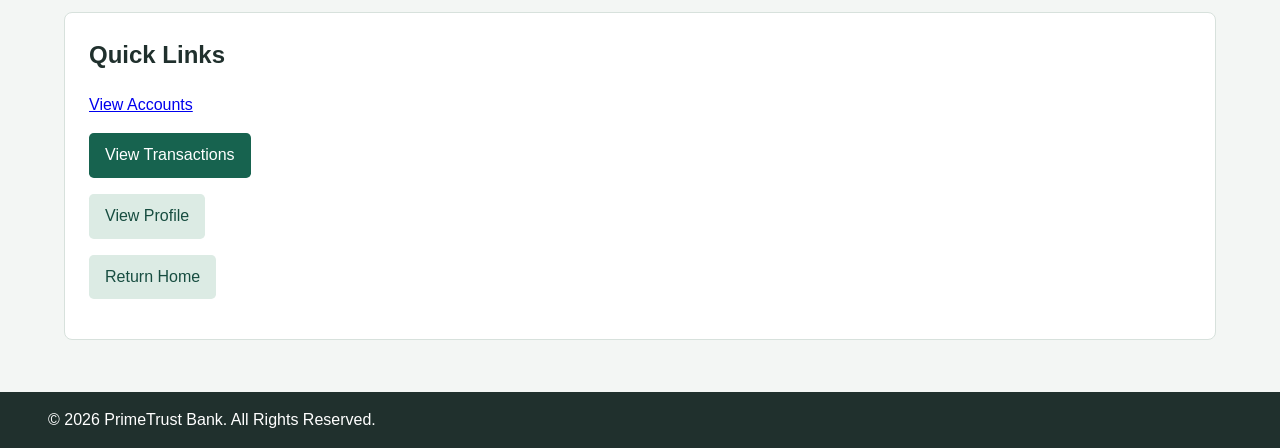
<file: Support.html>
<!DOCTYPE html>
<html lang="en">

<head>

    <meta charset="UTF-8">

    <meta name="viewport" content="width=device-width, initial-scale=1.0">

    <link rel="stylesheet" href="Prime trust.css">
    <title>Customer Support | PrimeTrust Bank</title>

</head>


<body class="page">

    <!-- HEADER -->

    <header class="site-header">

        <h1>PrimeTrust Bank</h1>

        <nav class="main-nav">

            <a href="Prime trust.html">Home</a>

            <a href="Customer Profile.html">Profile</a>

            <a href="Accounts.html">Accounts</a>

            <a href="Transactions.html">Transactions</a>

            <a href="Registration.html">Register</a>

            <a href="Support.html">Support</a>

        </nav>

    </header>


    <!-- MAIN CONTENT -->

    <main class="main-content">

        <!-- PAGE INTRODUCTION -->

        <section class="page-intro">

            <h2>Customer Support</h2>

            <p>
                We're here to help you with your banking needs.
            </p>

            <p>
                Find answers to common questions or contact
                the PrimeTrust Bank support team.
            </p>

        </section>


        <!-- CONTACT INFORMATION -->

        <section class="content-section">

            <h2>Contact Us</h2>

            <p>
                <strong>Customer Service:</strong>
                0800-PRIMETRUST
            </p>

            <p>
                <strong>Phone:</strong>
                0800-774-683-378
            </p>

            <p>
                <strong>Email:</strong>
                support@primetrustbank.com
            </p>

            <p>
                <strong>Address:</strong>
                25 PrimeTrust Avenue, Abuja, Nigeria
            </p>

        </section>


        <!-- SUPPORT HOURS -->

        <section class="content-section">

            <h2>Support Hours</h2>

            <table class="transaction-table">

                <thead>

                    <tr>

                        <th>Day</th>

                        <th>Opening Time</th>

                        <th>Closing Time</th>

                    </tr>

                </thead>


                <tbody>

                    <tr>

                        <td>Monday</td>

                        <td>8:00 AM</td>

                        <td>5:00 PM</td>

                    </tr>


                    <tr>

                        <td>Tuesday</td>

                        <td>8:00 AM</td>

                        <td>5:00 PM</td>

                    </tr>


                    <tr>

                        <td>Wednesday</td>

                        <td>8:00 AM</td>

                        <td>5:00 PM</td>

                    </tr>


                    <tr>

                        <td>Thursday</td>

                        <td>8:00 AM</td>

                        <td>5:00 PM</td>

                    </tr>


                    <tr>

                        <td>Friday</td>

                        <td>8:00 AM</td>

                        <td>5:00 PM</td>

                    </tr>


                    <tr>

                        <td>Saturday</td>

                        <td>9:00 AM</td>

                        <td>2:00 PM</td>

                    </tr>


                    <tr>

                        <td>Sunday</td>

                        <td>Closed</td>

                        <td>Closed</td>

                    </tr>

                </tbody>

            </table>

        </section>


        <!-- FREQUENTLY ASKED QUESTIONS -->

        <section>

            <h2>Frequently Asked Questions</h2>


            <div class="support-grid">
            <article class="support-card">

                <h3>How do I check my account balance?</h3>

                <p>
                    You can view your available balance from
                    your PrimeTrust Bank account dashboard.
                </p>

            </article>


            <article class="support-card">

                <h3>How do I view my transactions?</h3>

                <p>
                    Visit the Transactions page to view your
                    recent account transactions.
                </p>

            </article>


            <article class="support-card">

                <h3>How do I transfer money?</h3>

                <p>
                    Select the Transfer Money option from your
                    banking dashboard and provide the required
                    recipient and transaction information.
                </p>

            </article>


            <article class="support-card">

                <h3>What should I do if I notice an unfamiliar transaction?</h3>

                <p>
                    Contact PrimeTrust Bank customer support
                    immediately so the transaction can be reviewed.
                </p>

            </article>


            <article class="support-card">

                <h3>How do I update my personal information?</h3>

                <p>
                    Visit your customer profile and select the
                    option to update your information.
                </p>

            </article>
            </div>

        </section>


        <!-- SUPPORT REQUEST FORM -->

        <section>

            <h2>Submit a Support Request</h2>

            <p>
                Complete the form below and our support team
                will review your request.
            </p>


            <form class="form-card form-grid" action="#" method="post">


                <p class="form-group">

                    <label for="full-name">
                        Full Name:
                    </label>

                    <br>

                    <input
                        type="text"
                        id="full-name"
                        name="full-name"
                        placeholder="Enter your full name"
                        required
                    >

                </p>


                <p class="form-group">

                    <label for="email">
                        Email Address:
                    </label>

                    <br>

                    <input
                        type="email"
                        id="email"
                        name="email"
                        placeholder="Enter your email address"
                        required
                    >

                </p>


                <p class="form-group">

                    <label for="account-number">
                        Account Number:
                    </label>

                    <br>

                    <input
                        type="text"
                        id="account-number"
                        name="account-number"
                        placeholder="Enter your account number"
                    >

                </p>


                <p class="form-group">

                    <label for="issue-type">
                        Issue Type:
                    </label>

                    <br>

                    <select
                        id="issue-type"
                        name="issue-type"
                        required
                    >

                        <option value="">
                            Select an issue
                        </option>

                        <option value="account">
                            Account Issue
                        </option>

                        <option value="transaction">
                            Transaction Issue
                        </option>

                        <option value="transfer">
                            Transfer Issue
                        </option>

                        <option value="payment">
                            Payment Issue
                        </option>

                        <option value="card">
                            Card Issue
                        </option>

                        <option value="security">
                            Security Issue
                        </option>

                        <option value="other">
                            Other
                        </option>

                    </select>

                </p>


                <p class="form-group">

                    <label for="subject">
                        Subject:
                    </label>

                    <br>

                    <input
                        type="text"
                        id="subject"
                        name="subject"
                        placeholder="Briefly describe your issue"
                        required
                    >

                </p>


                <p class="form-group">

                    <label for="message">
                        Message:
                    </label>

                    <br>

                    <textarea
                        id="message"
                        name="message"
                        rows="8"
                        cols="40"
                        placeholder="Describe your issue in detail"
                        required
                    ></textarea>

                </p>


                <p class="form-group">

                    <button class="button" type="submit">
                        Submit Support Request
                    </button>

                </p>

            </form>

        </section>
<section class="content-section">

    <h2>Contact Support</h2>

    <p>
        Need help with your PrimeTrust Bank account?
        Our support team is available to assist you.
    </p>

    <p>
        <strong>Phone:</strong>
        0800-774-683-378
    </p>

    <p>
        <strong>Email:</strong>
        support@primetrustbank.com
    </p>

    <p>

        <a href="Support.html">
            Submit a Support Request
        </a>

    </p>

</section>

        <!-- EMERGENCY SUPPORT -->

        <section class="content-section">

            <h2>Urgent Security Issues</h2>

            <p>
                If you believe your account has been compromised
                or you notice an unauthorized transaction, contact
                PrimeTrust Bank immediately.
            </p>

            <p>

                <strong>
                    Security Hotline:
                </strong>

                0800-SECURE-BANK

            </p>

        </section>


        <!-- QUICK LINKS -->

        <section class="content-section">

            <h2>Quick Links</h2>

            <p>
                <a href="Accounts.html">
                    View Accounts
                </a>
            </p>

            <p>
                <a class="button" href="Transactions.html">
                    View Transactions
                </a>
            </p>

            <p>
                <a class="button button-secondary" href="Customer Profile.html">
                    View Profile
                </a>
            </p>

            <p>
                <a class="button button-secondary" href="Prime trust.html">
                    Return Home
                </a>
            </p>

        </section>

    </main>


    <!-- FOOTER -->

    <footer class="site-footer">

        <p>
            &copy; 2026 PrimeTrust Bank. All Rights Reserved.
        </p>

    </footer>


</body>

</html>
</file>
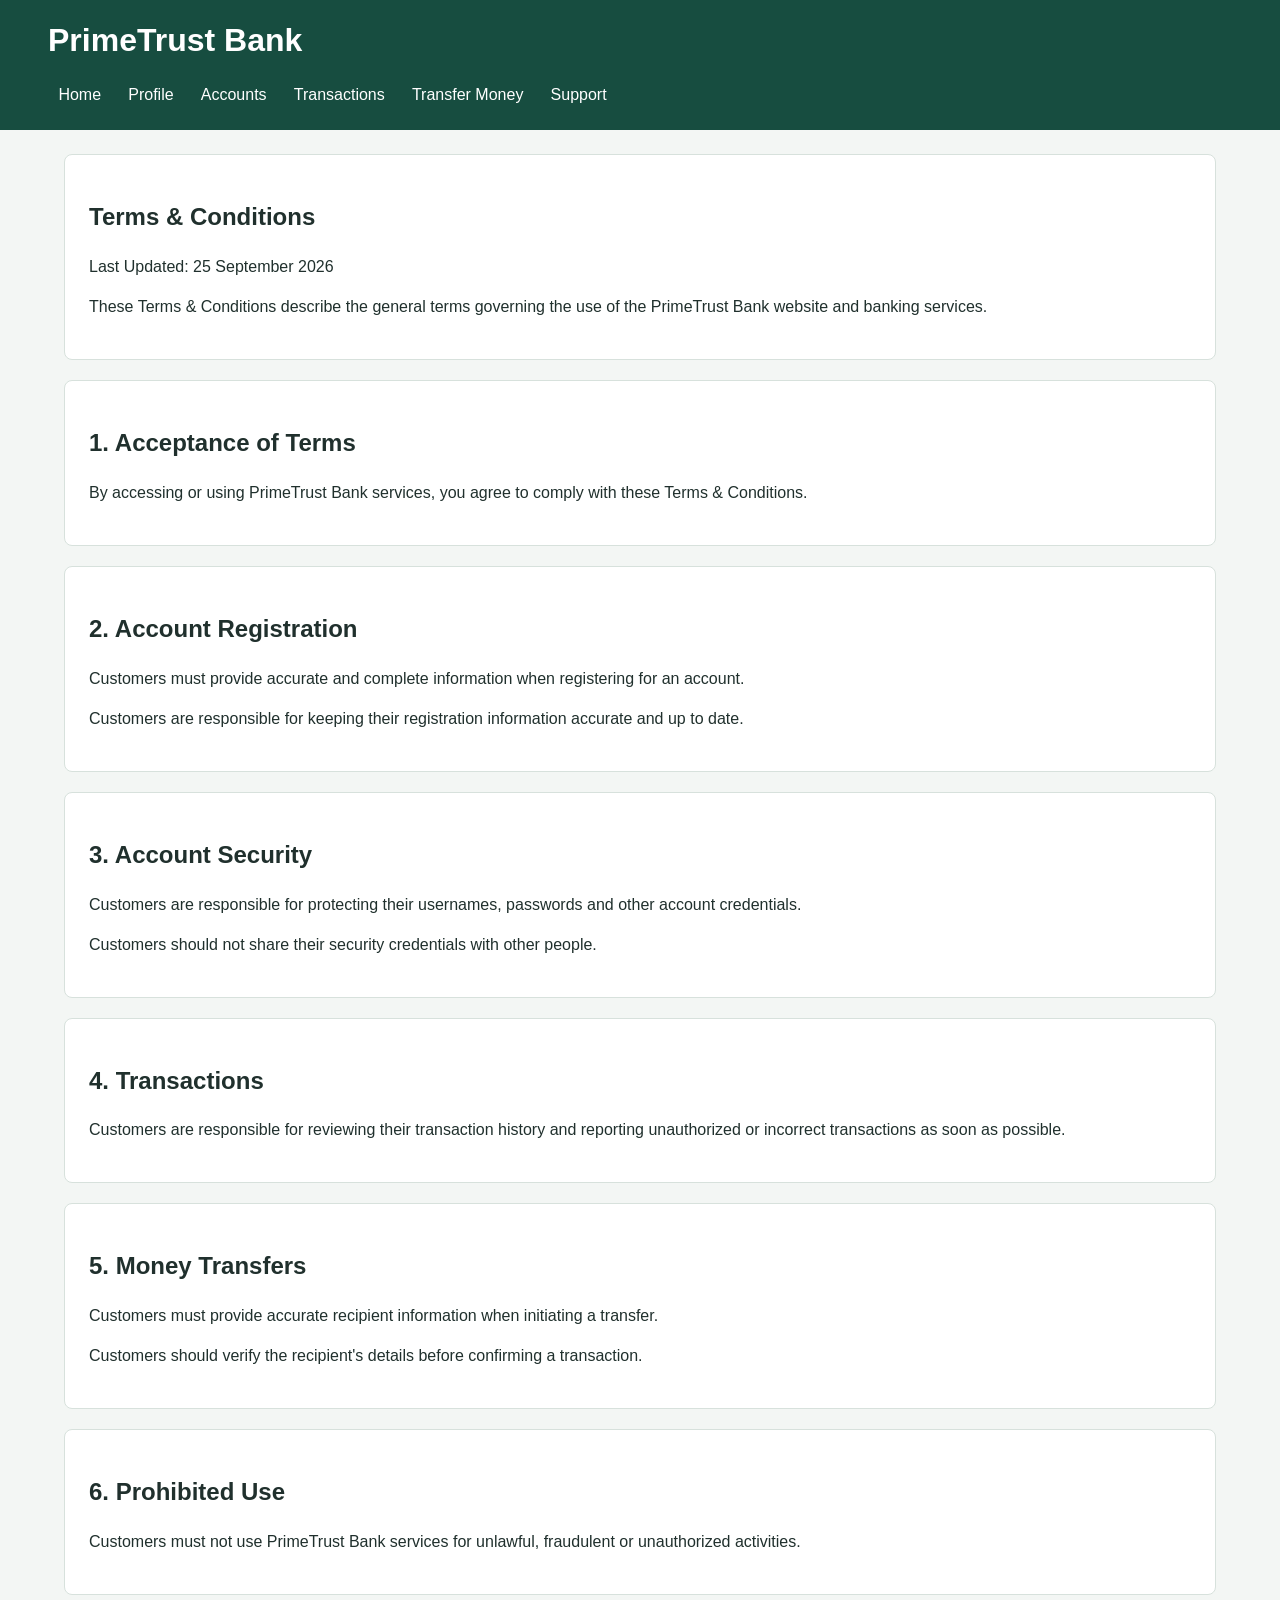
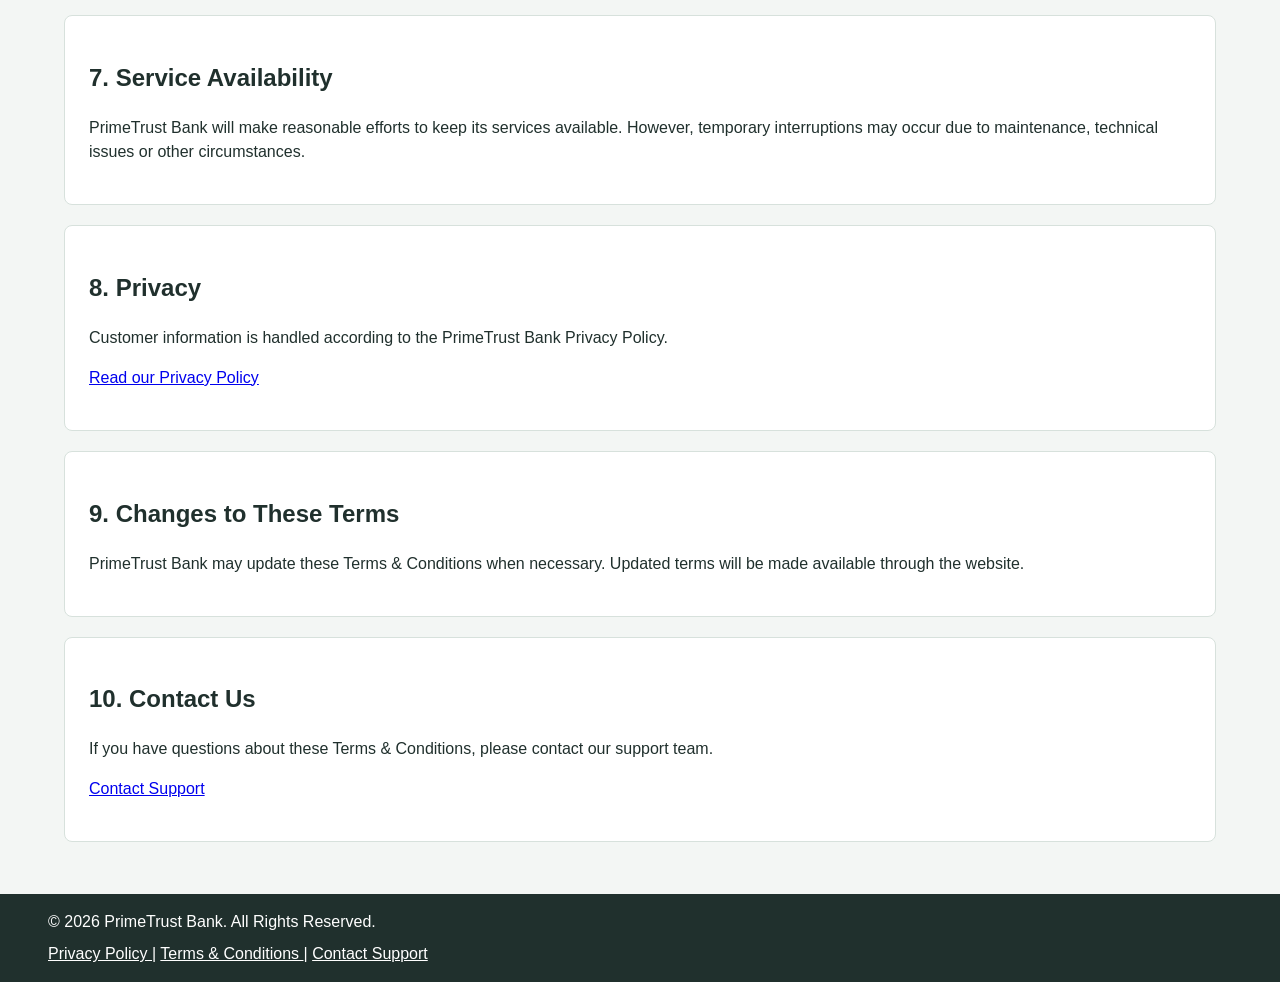
<file: Terms&conditions.html>
<!DOCTYPE html>
<html lang="en">

<head>

    <meta charset="UTF-8">

    <meta name="viewport" content="width=device-width, initial-scale=1.0">
    <link rel="stylesheet" href="Prime trust.css">

    <title>Terms & Conditions | PrimeTrust Bank</title>

</head>


<body>

    <!-- HEADER -->

    <header>

        <h1>PrimeTrust Bank</h1>

        <nav>

            <a href="Prime trust.html">Home</a>

            <a href="Customer Profile.html">Profile</a>

            <a href="Accounts.html">Accounts</a>

            <a href="Transactions.html">Transactions</a>

            <a href="Transfer.html">Transfer Money</a>

            <a href="Support.html">Support</a>

        </nav>

    </header>


    <!-- MAIN CONTENT -->

    <main>

        <section>

            <h2>Terms &amp; Conditions</h2>

            <p>
                Last Updated: 25 September 2026
            </p>

            <p>
                These Terms &amp; Conditions describe the general
                terms governing the use of the PrimeTrust Bank website
                and banking services.
            </p>

        </section>


        <!-- ACCEPTANCE -->

        <section>

            <h2>1. Acceptance of Terms</h2>

            <p>
                By accessing or using PrimeTrust Bank services,
                you agree to comply with these Terms &amp; Conditions.
            </p>

        </section>


        <!-- ACCOUNT REGISTRATION -->

        <section>

            <h2>2. Account Registration</h2>

            <p>
                Customers must provide accurate and complete
                information when registering for an account.
            </p>

            <p>
                Customers are responsible for keeping their
                registration information accurate and up to date.
            </p>

        </section>


        <!-- ACCOUNT SECURITY -->

        <section>

            <h2>3. Account Security</h2>

            <p>
                Customers are responsible for protecting their
                usernames, passwords and other account credentials.
            </p>

            <p>
                Customers should not share their security credentials
                with other people.
            </p>

        </section>


        <!-- TRANSACTIONS -->

        <section>

            <h2>4. Transactions</h2>

            <p>
                Customers are responsible for reviewing their
                transaction history and reporting unauthorized or
                incorrect transactions as soon as possible.
            </p>

        </section>


        <!-- TRANSFERS -->

        <section>

            <h2>5. Money Transfers</h2>

            <p>
                Customers must provide accurate recipient information
                when initiating a transfer.
            </p>

            <p>
                Customers should verify the recipient's details before
                confirming a transaction.
            </p>

        </section>


        <!-- PROHIBITED USE -->

        <section>

            <h2>6. Prohibited Use</h2>

            <p>
                Customers must not use PrimeTrust Bank services for
                unlawful, fraudulent or unauthorized activities.
            </p>

        </section>


        <!-- SERVICE AVAILABILITY -->

        <section>

            <h2>7. Service Availability</h2>

            <p>
                PrimeTrust Bank will make reasonable efforts to keep
                its services available. However, temporary
                interruptions may occur due to maintenance,
                technical issues or other circumstances.
            </p>

        </section>


        <!-- PRIVACY -->

        <section>

            <h2>8. Privacy</h2>

            <p>
                Customer information is handled according to the
                PrimeTrust Bank Privacy Policy.
            </p>

            <p>

                <a href="Privacy Policy.html">
                    Read our Privacy Policy
                </a>

            </p>

        </section>


        <!-- CHANGES -->

        <section>

            <h2>9. Changes to These Terms</h2>

            <p>
                PrimeTrust Bank may update these Terms &amp; Conditions
                when necessary. Updated terms will be made available
                through the website.
            </p>

        </section>


        <!-- CONTACT -->

        <section>

            <h2>10. Contact Us</h2>

            <p>
                If you have questions about these Terms &amp; Conditions,
                please contact our support team.
            </p>

            <p>

                <a href="Support.html">
                    Contact Support
                </a>

            </p>

        </section>

    </main>


    <!-- FOOTER -->

    <footer>

        <p>
            &copy; 2026 PrimeTrust Bank.
            All Rights Reserved.
        </p>

        <p>

            <a href="Privacy Policy.html">
                Privacy Policy
            </a>

            |

            <a href="Terms&conditions.html">
                Terms &amp; Conditions
            </a>

            |

            <a href="Support.html">
                Contact Support
            </a>

        </p>

    </footer>


</body>

</html>
</file>
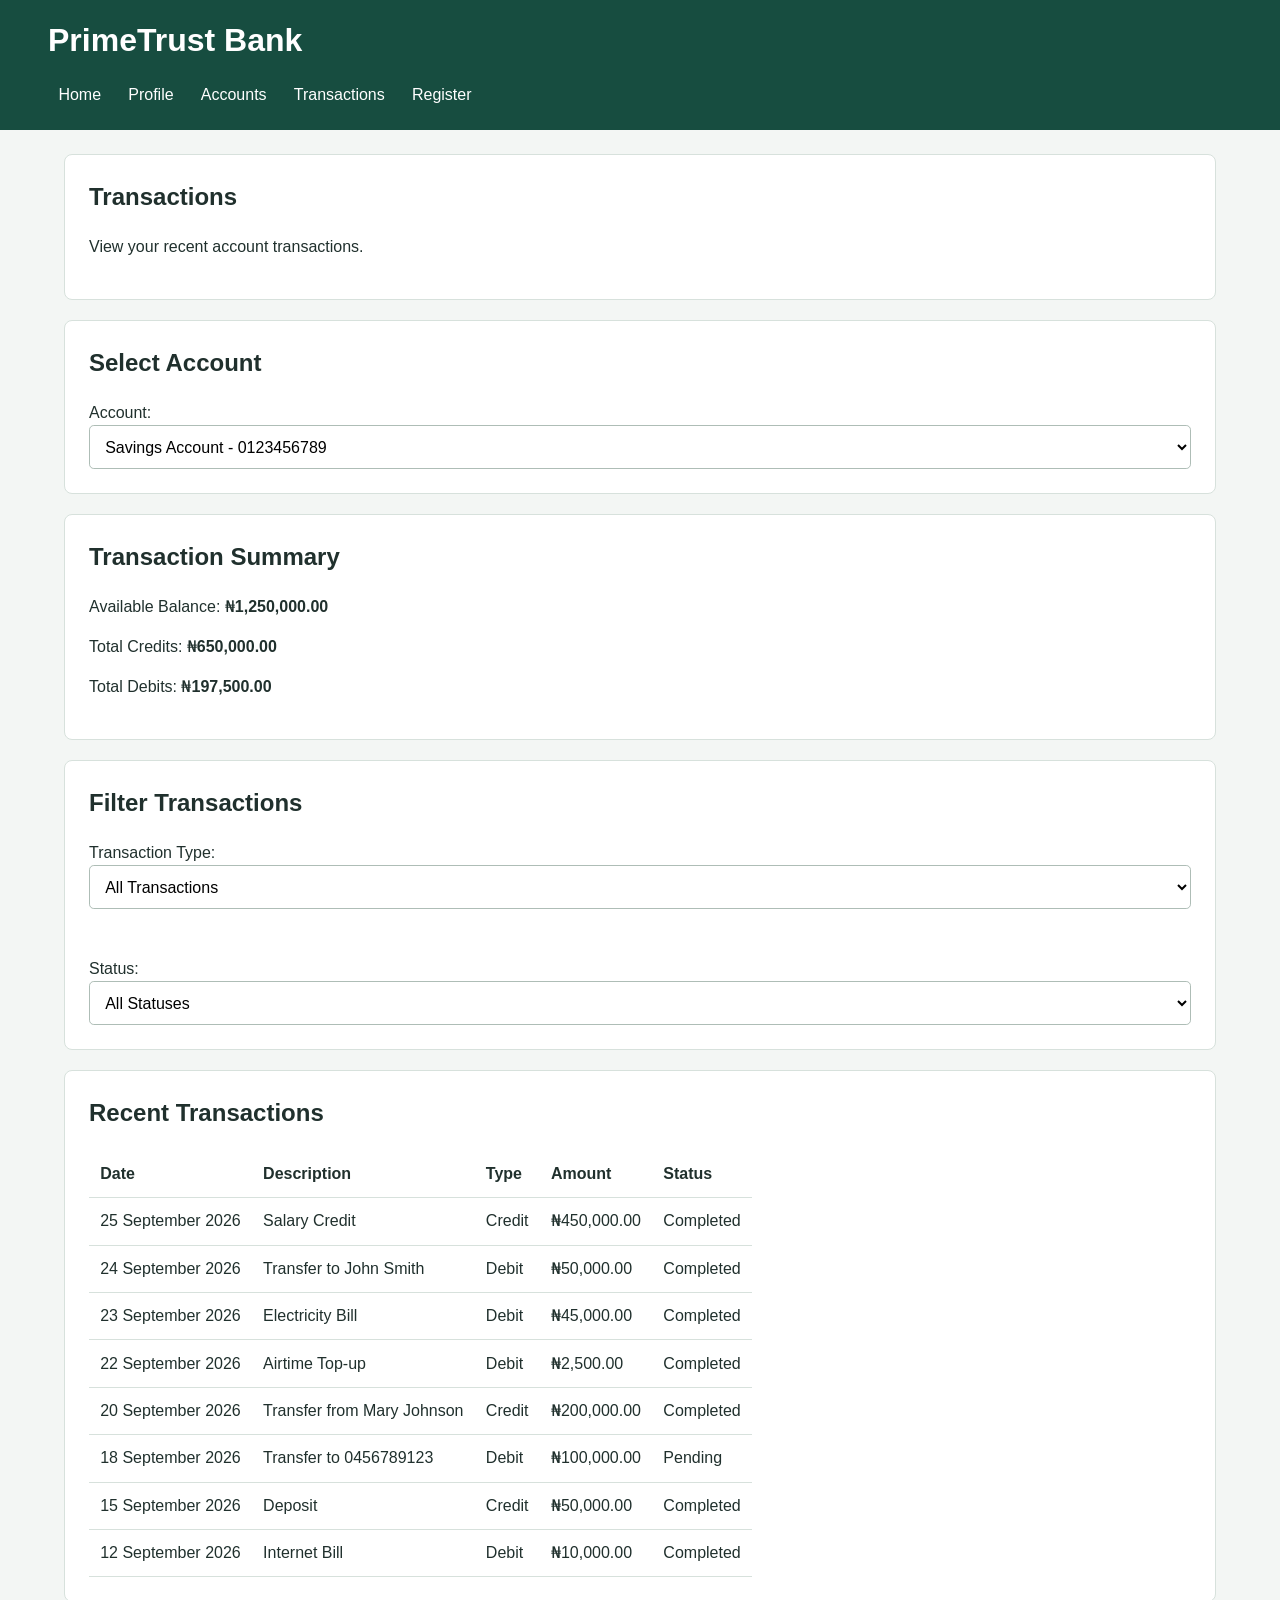
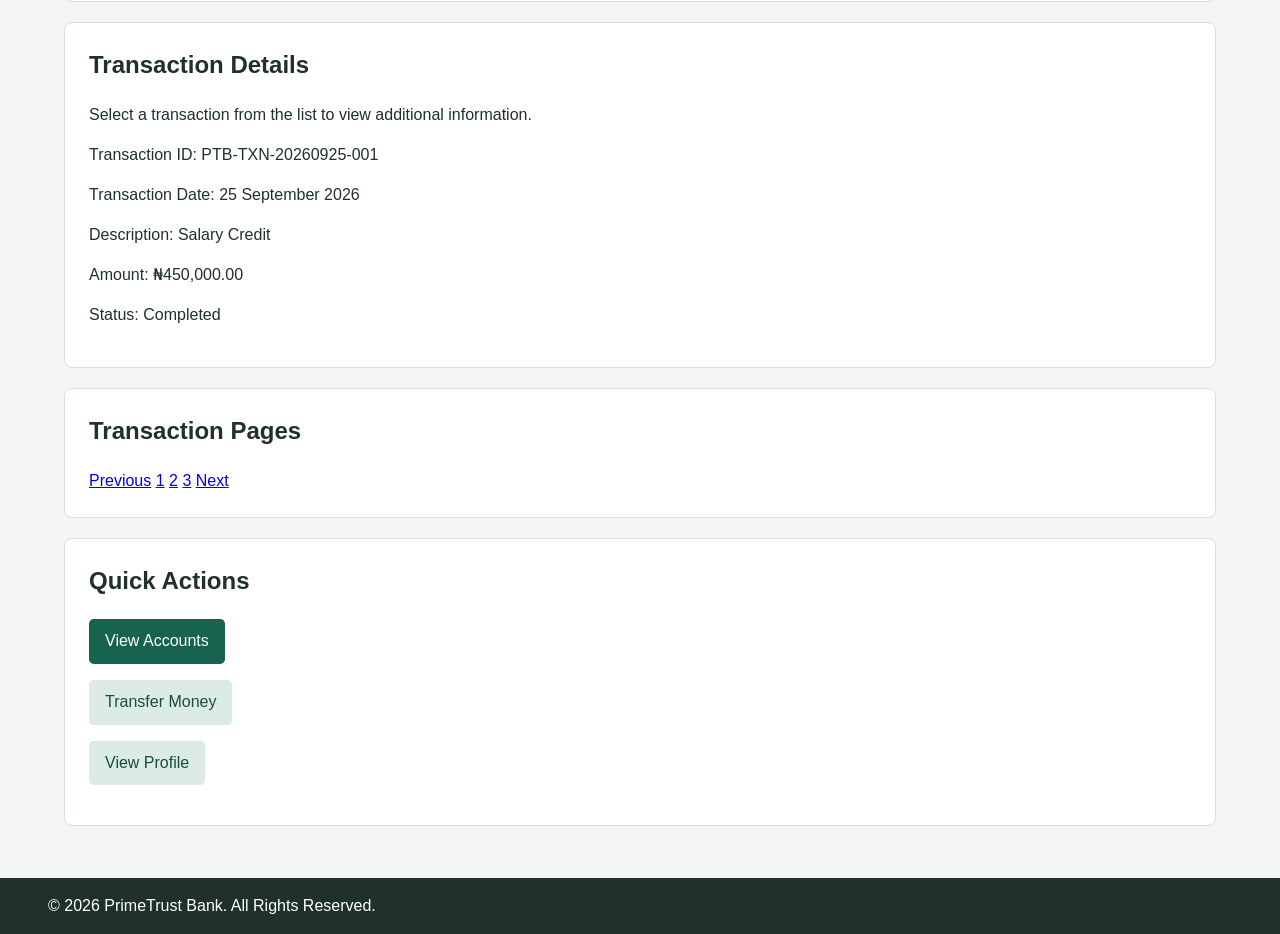
<file: Transactions.html>
<!DOCTYPE html>
<html lang="en">

<head>

    <meta charset="UTF-8">

    <meta name="viewport" content="width=device-width, initial-scale=1.0">

    <link rel="stylesheet" href="Prime trust.css">
    <title>Transactions | PrimeTrust Bank</title>

</head>


<body class="page">

    <!-- HEADER -->

    <header class="site-header">

        <h1>PrimeTrust Bank</h1>

        <nav class="main-nav">

            <a href="Prime trust.html">Home</a>

            <a href="Customer Profile.html">Profile</a>

            <a href="Accounts.html">Accounts</a>

            <a href="Transactions.html">Transactions</a>

            <a href="Registration.html">Register</a>

        </nav>

    </header>


    <!-- MAIN CONTENT -->

    <main class="main-content">

        <!-- PAGE INTRODUCTION -->

        <section class="page-intro">

            <h2>Transactions</h2>

            <p>
                View your recent account transactions.
            </p>

        </section>


        <!-- ACCOUNT SELECTOR -->

        <section class="content-section">

            <h2>Select Account</h2>

            <div class="search-row">
            <label for="account">Account:</label>

            <select id="account" name="account">

                <option value="savings">
                    Savings Account - 0123456789
                </option>

                <option value="current">
                    Current Account - 0987654321
                </option>

            </select>
            </div>

        </section>


        <!-- TRANSACTION SUMMARY -->

        <section class="content-section">

            <h2>Transaction Summary</h2>

            <p>
                Available Balance:
                <strong>₦1,250,000.00</strong>
            </p>

            <p>
                Total Credits:
                <strong>₦650,000.00</strong>
            </p>

            <p>
                Total Debits:
                <strong>₦197,500.00</strong>
            </p>

        </section>


        <!-- TRANSACTION FILTERS -->

        <section class="content-section">

            <h2>Filter Transactions</h2>

            <div class="search-row">
            <label for="transaction-type">
                Transaction Type:
            </label>

            <select id="transaction-type" name="transaction-type">

                <option value="all">
                    All Transactions
                </option>

                <option value="credit">
                    Credit
                </option>

                <option value="debit">
                    Debit
                </option>

            </select>
            </div>


            <br><br>


            <div class="search-row">
            <label for="transaction-status">
                Status:
            </label>

            <select id="transaction-status" name="transaction-status">

                <option value="all">
                    All Statuses
                </option>

                <option value="completed">
                    Completed
                </option>

                <option value="pending">
                    Pending
                </option>

            </select>
            </div>

        </section>


        <!-- TRANSACTION TABLE -->

        <section class="content-section">

            <h2>Recent Transactions</h2>

            <table class="transaction-table">

                <thead>

                    <tr>

                        <th>Date</th>

                        <th>Description</th>

                        <th>Type</th>

                        <th>Amount</th>

                        <th>Status</th>

                    </tr>

                </thead>


                <tbody>

                    <tr>

                        <td>25 September 2026</td>

                        <td>Salary Credit</td>

                        <td>Credit</td>

                        <td>₦450,000.00</td>

                        <td>Completed</td>

                    </tr>


                    <tr>

                        <td>24 September 2026</td>

                        <td>Transfer to John Smith</td>

                        <td>Debit</td>

                        <td>₦50,000.00</td>

                        <td>Completed</td>

                    </tr>


                    <tr>

                        <td>23 September 2026</td>

                        <td>Electricity Bill</td>

                        <td>Debit</td>

                        <td>₦45,000.00</td>

                        <td>Completed</td>

                    </tr>


                    <tr>

                        <td>22 September 2026</td>

                        <td>Airtime Top-up</td>

                        <td>Debit</td>

                        <td>₦2,500.00</td>

                        <td>Completed</td>

                    </tr>


                    <tr>

                        <td>20 September 2026</td>

                        <td>Transfer from Mary Johnson</td>

                        <td>Credit</td>

                        <td>₦200,000.00</td>

                        <td>Completed</td>

                    </tr>


                    <tr>

                        <td>18 September 2026</td>

                        <td>Transfer to 0456789123</td>

                        <td>Debit</td>

                        <td>₦100,000.00</td>

                        <td>Pending</td>

                    </tr>


                    <tr>

                        <td>15 September 2026</td>

                        <td>Deposit</td>

                        <td>Credit</td>

                        <td>₦50,000.00</td>

                        <td>Completed</td>

                    </tr>


                    <tr>

                        <td>12 September 2026</td>

                        <td>Internet Bill</td>

                        <td>Debit</td>

                        <td>₦10,000.00</td>

                        <td>Completed</td>

                    </tr>

                </tbody>

            </table>

        </section>


        <!-- TRANSACTION DETAILS -->

        <section class="content-section">

            <h2>Transaction Details</h2>

            <p>
                Select a transaction from the list to view
                additional information.
            </p>

            <p>
                Transaction ID:
                PTB-TXN-20260925-001
            </p>

            <p>
                Transaction Date:
                25 September 2026
            </p>

            <p>
                Description:
                Salary Credit
            </p>

            <p>
                Amount:
                ₦450,000.00
            </p>

            <p>
                Status:
                Completed
            </p>

        </section>


        <!-- PAGINATION -->

        <section class="content-section">

            <h2>Transaction Pages</h2>

            <nav class="pagination">
            <a href="#">Previous</a>

            <a class="active" href="#">1</a>

            <a href="#">2</a>

            <a href="#">3</a>

            <a href="#">Next</a>
            </nav>

        </section>


        <!-- QUICK ACTIONS -->

        <section class="content-section">

            <h2>Quick Actions</h2>

            <p>
                <a class="button" href="Accounts.html">
                    View Accounts
                </a>
            </p>

            <p>
                <a class="button button-secondary" href="Transfer.html">
                    Transfer Money
                </a>
            </p>

            <p>
                <a class="button button-secondary" href="Customer Profile.html">
                    View Profile
                </a>
            </p>

        </section>

    </main>


    <!-- FOOTER -->

    <footer class="site-footer">

        <p>
            &copy; 2026 PrimeTrust Bank. All Rights Reserved.
        </p>

    </footer>


</body>

</html>
</file>
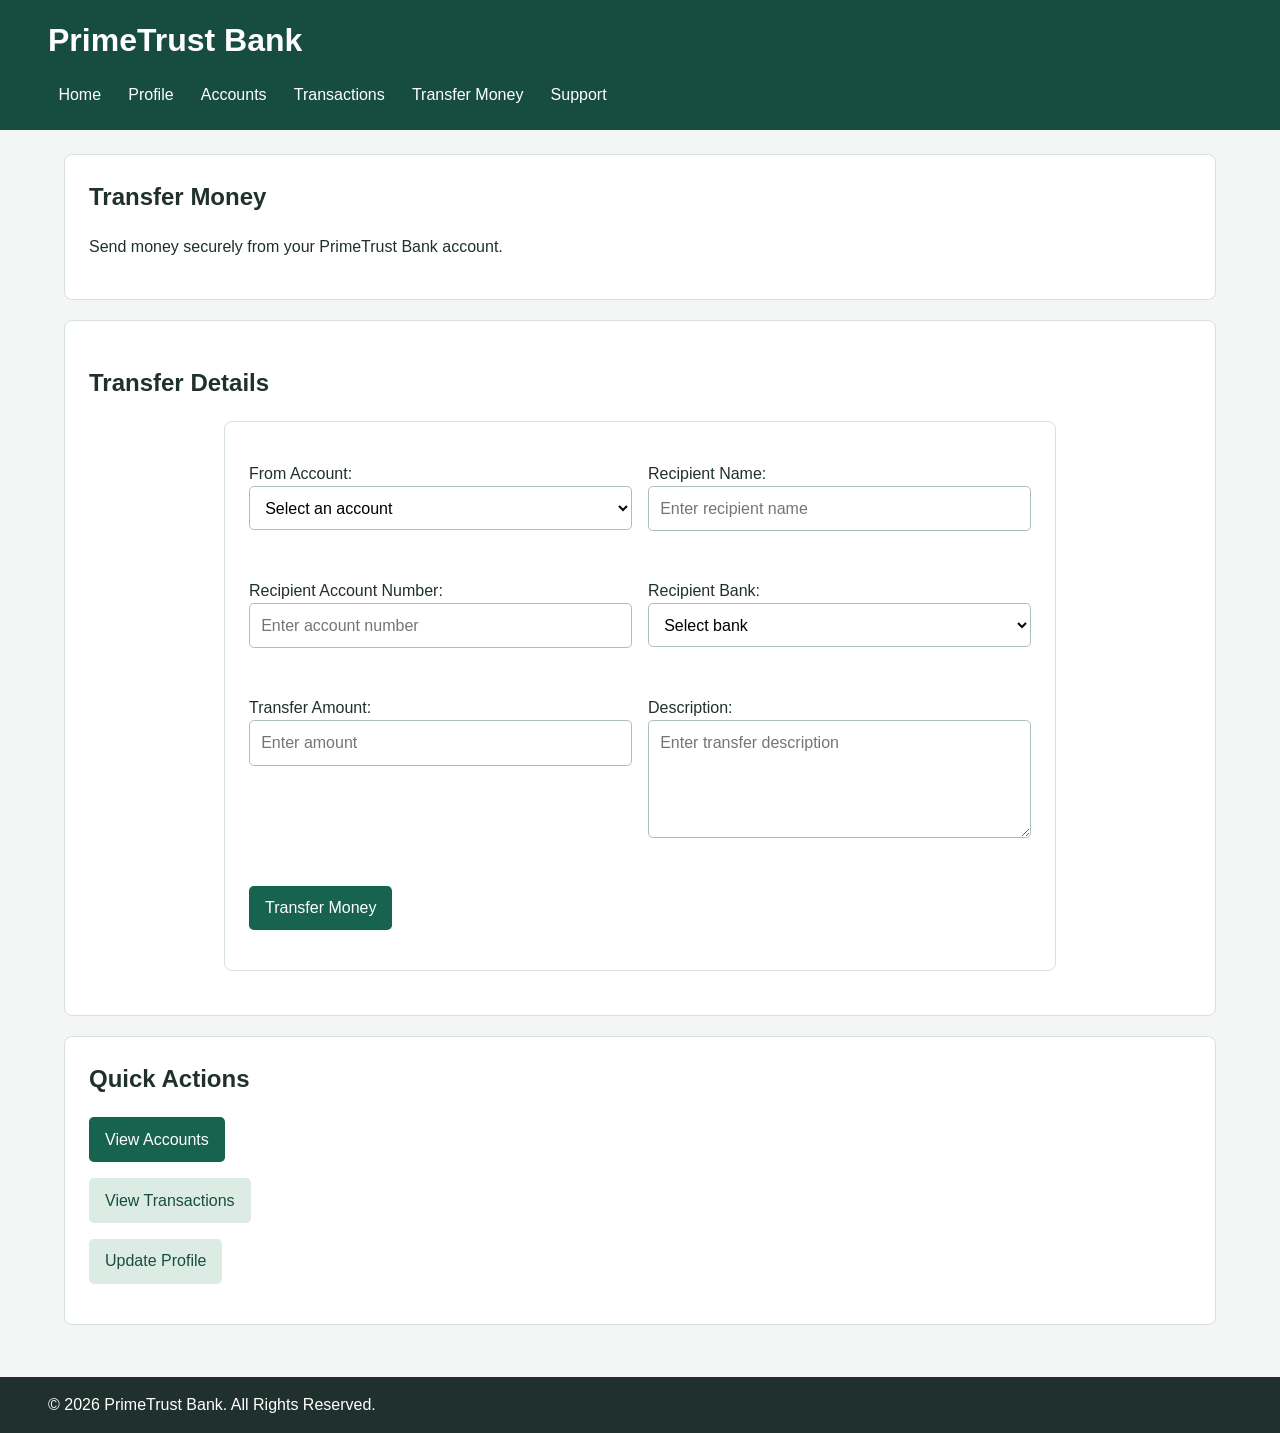
<file: Transfer.html>
<!DOCTYPE html>
<html lang="en">

<head>

    <meta charset="UTF-8">

    <meta name="viewport" content="width=device-width, initial-scale=1.0">

    <link rel="stylesheet" href="Prime trust.css">
    <title>Transfer Money | PrimeTrust Bank</title>

</head>


<body class="page">

    <!-- HEADER -->

    <header class="site-header">

        <h1>PrimeTrust Bank</h1>

        <nav class="main-nav">

            <a href="Prime trust.html">Home</a>

            <a href="Customer Profile.html">Profile</a>

            <a href="Accounts.html">Accounts</a>

            <a href="Transactions.html">Transactions</a>

            <a href="Transfer.html">Transfer Money</a>

            <a href="Support.html">Support</a>

        </nav>

    </header>


    <!-- MAIN CONTENT -->

    <main class="main-content">

        <section class="page-intro">

            <h2>Transfer Money</h2>

            <p>
                Send money securely from your PrimeTrust Bank account.
            </p>

        </section>


        <!-- TRANSFER FORM -->

        <section>

            <h2>Transfer Details</h2>

            <form class="form-card form-grid" action="#" method="post">

                <p class="form-group">

                    <label for="account">
                        From Account:
                    </label>

                    <br>

                    <select id="account" name="account" required>

                        <option value="">
                            Select an account
                        </option>

                        <option value="savings">
                            Savings Account - 0123456789
                        </option>

                        <option value="current">
                            Current Account - 0987654321
                        </option>

                    </select>

                </p>


                <p class="form-group">

                    <label for="recipient-name">
                        Recipient Name:
                    </label>

                    <br>

                    <input
                        type="text"
                        id="recipient-name"
                        name="recipient-name"
                        placeholder="Enter recipient name"
                        required
                    >

                </p>


                <p class="form-group">

                    <label for="account-number">
                        Recipient Account Number:
                    </label>

                    <br>

                    <input
                        type="text"
                        id="account-number"
                        name="account-number"
                        placeholder="Enter account number"
                        required
                    >

                </p>


                <p class="form-group">

                    <label for="bank">
                        Recipient Bank:
                    </label>

                    <br>

                    <select id="bank" name="bank" required>

                        <option value="">
                            Select bank
                        </option>

                        <option value="primetrust">
                            PrimeTrust Bank
                        </option>

                        <option value="bank-a">
                            First Bank
                        </option>

                        <option value="bank-b">
                            Access Bank
                        </option>

                        <option value="bank-c">
                            GTBank
                        </option>

                        <option value="bank-d">
                            Zenith Bank
                        </option>

                    </select>

                </p>


                <p class="form-group">

                    <label for="amount">
                        Transfer Amount:
                    </label>

                    <br>

                    <input
                        type="number"
                        id="amount"
                        name="amount"
                        placeholder="Enter amount"
                        min="1"
                        required
                    >

                </p>


                <p class="form-group">

                    <label for="description">
                        Description:
                    </label>

                    <br>

                    <textarea
                        id="description"
                        name="description"
                        rows="4"
                        cols="40"
                        placeholder="Enter transfer description"
                    ></textarea>

                </p>


                <p class="form-group">

                    <button class="button" type="submit">
                        Transfer Money
                    </button>

                </p>

            </form>

        </section>


        <!-- QUICK ACTIONS -->

        <section class="content-section">

            <h2>Quick Actions</h2>

            <p>
                <a class="button" href="Accounts.html">
                    View Accounts
                </a>
            </p>

            <p>
                <a class="button button-secondary" href="Transactions.html">
                    View Transactions
                </a>
            </p>

            <p>
                <a class="button button-secondary" href="Customer Profile.html">
                    Update Profile
                </a>
            </p>

        </section>

    </main>


    <!-- FOOTER -->

    <footer class="site-footer">

        <p>
            &copy; 2026 PrimeTrust Bank. All Rights Reserved.
        </p>

    </footer>


</body>

</html>
</file>
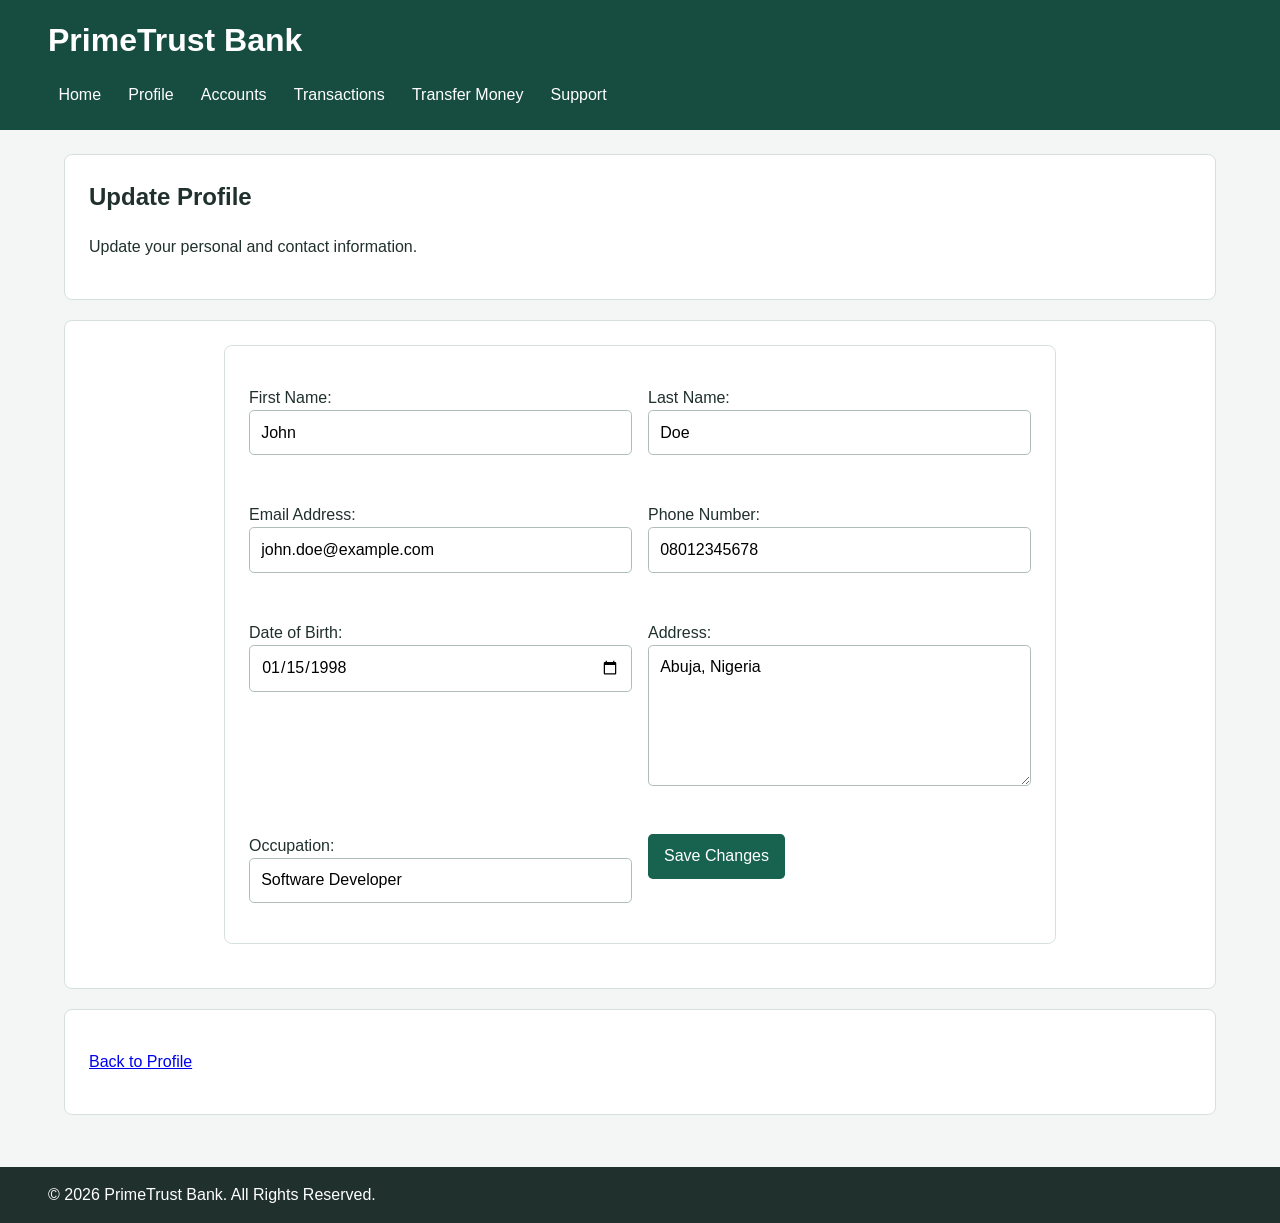
<file: Update profile.html>
<!DOCTYPE html>
<html lang="en">

<head>

    <meta charset="UTF-8">

    <meta name="viewport" content="width=device-width, initial-scale=1.0">

    <link rel="stylesheet" href="Prime trust.css">
    <title>Update Profile | PrimeTrust Bank</title>

</head>


<body class="page">

    <header class="site-header">

        <h1>PrimeTrust Bank</h1>

        <nav class="main-nav">

            <a href="Prime trust.html">Home</a>

            <a href="Customer Profile.html">Profile</a>

            <a href="Accounts.html">Accounts</a>

            <a href="Transactions.html">Transactions</a>

            <a href="Transfer.html">Transfer Money</a>

            <a href="Support.html">Support</a>

        </nav>

    </header>


    <main class="main-content">

        <section class="page-intro">

            <h2>Update Profile</h2>

            <p>
                Update your personal and contact information.
            </p>

        </section>


        <section>

            <form class="form-card form-grid" action="#" method="post">


                <p class="form-group">

                    <label for="first-name">
                        First Name:
                    </label>

                    <br>

                    <input
                        type="text"
                        id="first-name"
                        name="first-name"
                        value="John"
                        required
                    >

                </p>


                <p class="form-group">

                    <label for="last-name">
                        Last Name:
                    </label>

                    <br>

                    <input
                        type="text"
                        id="last-name"
                        name="last-name"
                        value="Doe"
                        required
                    >

                </p>


                <p class="form-group">

                    <label for="email">
                        Email Address:
                    </label>

                    <br>

                    <input
                        type="email"
                        id="email"
                        name="email"
                        value="john.doe@example.com"
                        required
                    >

                </p>


                <p class="form-group">

                    <label for="phone">
                        Phone Number:
                    </label>

                    <br>

                    <input
                        type="tel"
                        id="phone"
                        name="phone"
                        value="08012345678"
                        required
                    >

                </p>


                <p class="form-group">

                    <label for="date-of-birth">
                        Date of Birth:
                    </label>

                    <br>

                    <input
                        type="date"
                        id="date-of-birth"
                        name="date-of-birth"
                        value="1998-01-15"
                    >

                </p>


                <p class="form-group">

                    <label for="address">
                        Address:
                    </label>

                    <br>

                    <textarea
                        id="address"
                        name="address"
                        rows="5"
                        cols="40"
                    >Abuja, Nigeria</textarea>

                </p>


                <p class="form-group">

                    <label for="occupation">
                        Occupation:
                    </label>

                    <br>

                    <input
                        type="text"
                        id="occupation"
                        name="occupation"
                        value="Software Developer"
                    >

                </p>


                <p class="form-group">

                    <button class="button" type="submit">
                        Save Changes
                    </button>

                </p>

            </form>

        </section>


        <section class="content-section">

            <p>
                <a href="Customer Profile.html">
                    Back to Profile
                </a>
            </p>

        </section>

    </main>


    <footer class="site-footer">

        <p>
            &copy; 2026 PrimeTrust Bank. All Rights Reserved.
        </p>

    </footer>


</body>

</html>
</file>
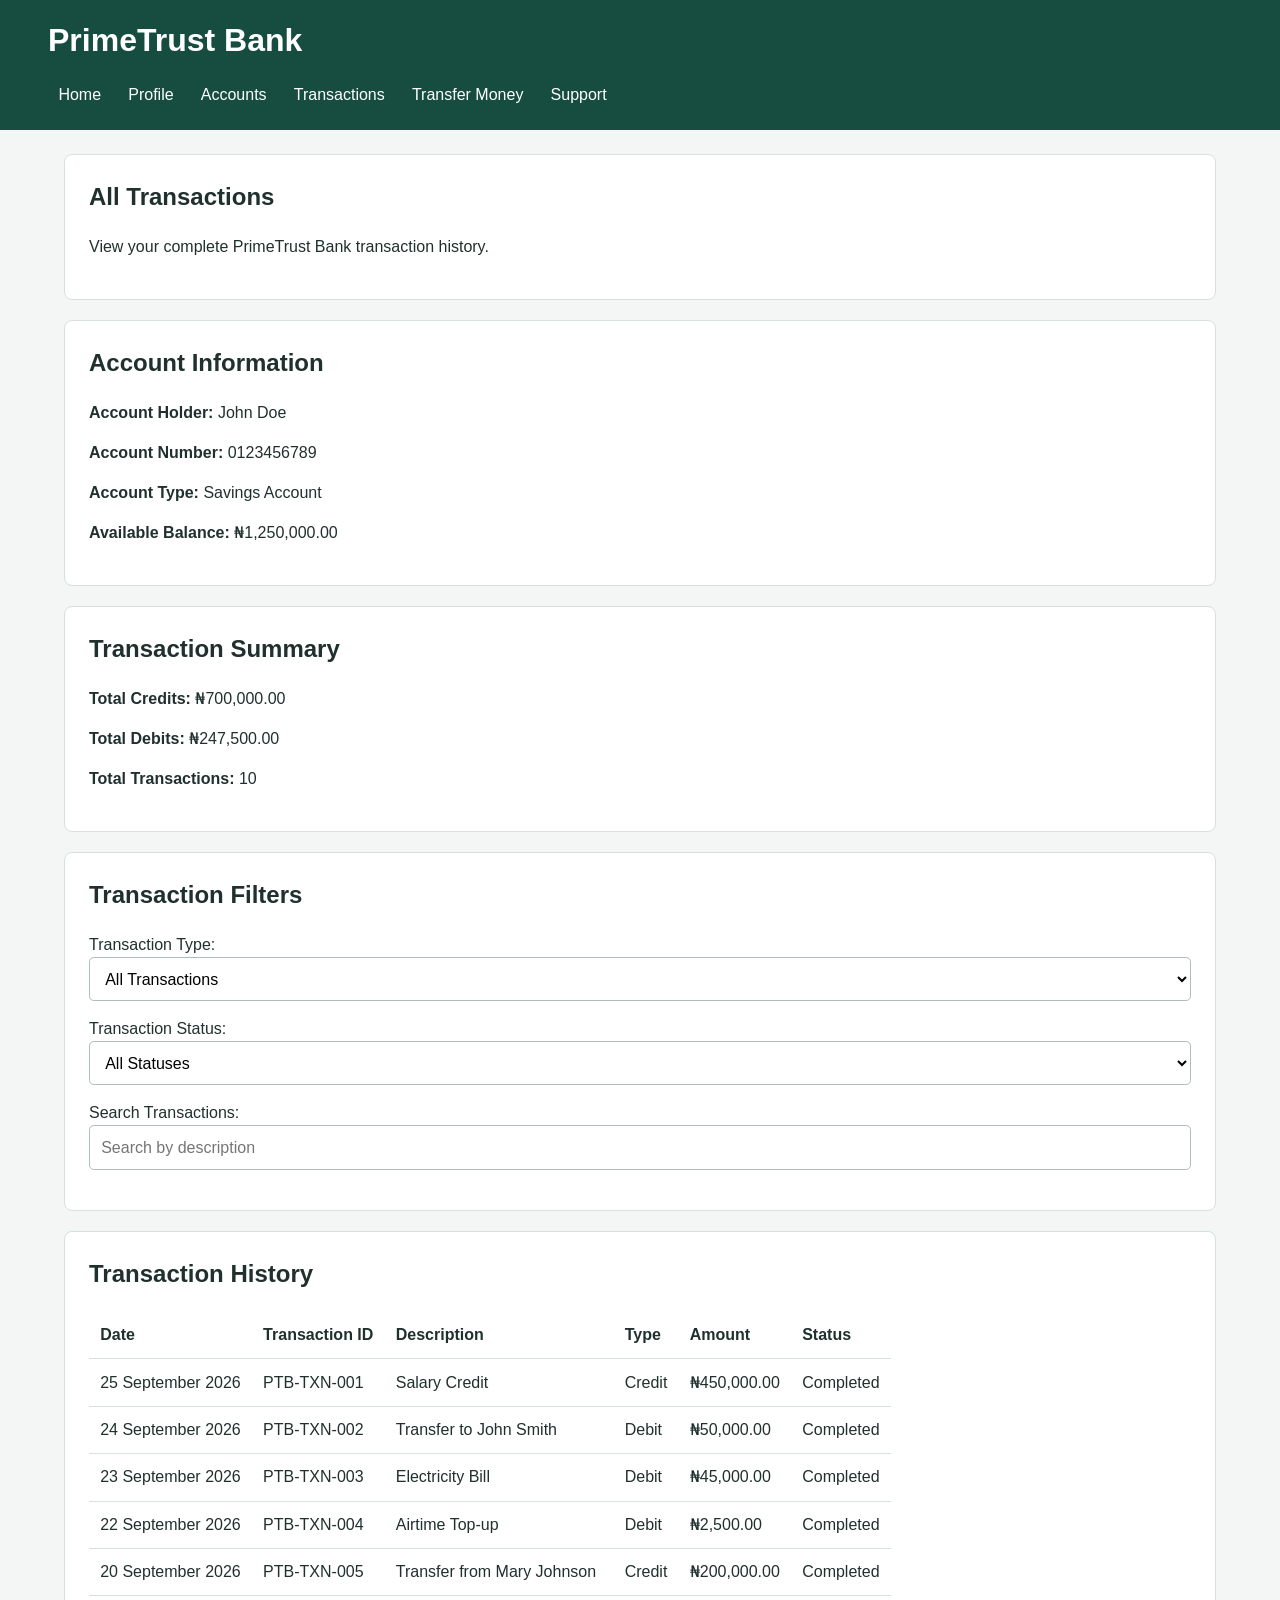
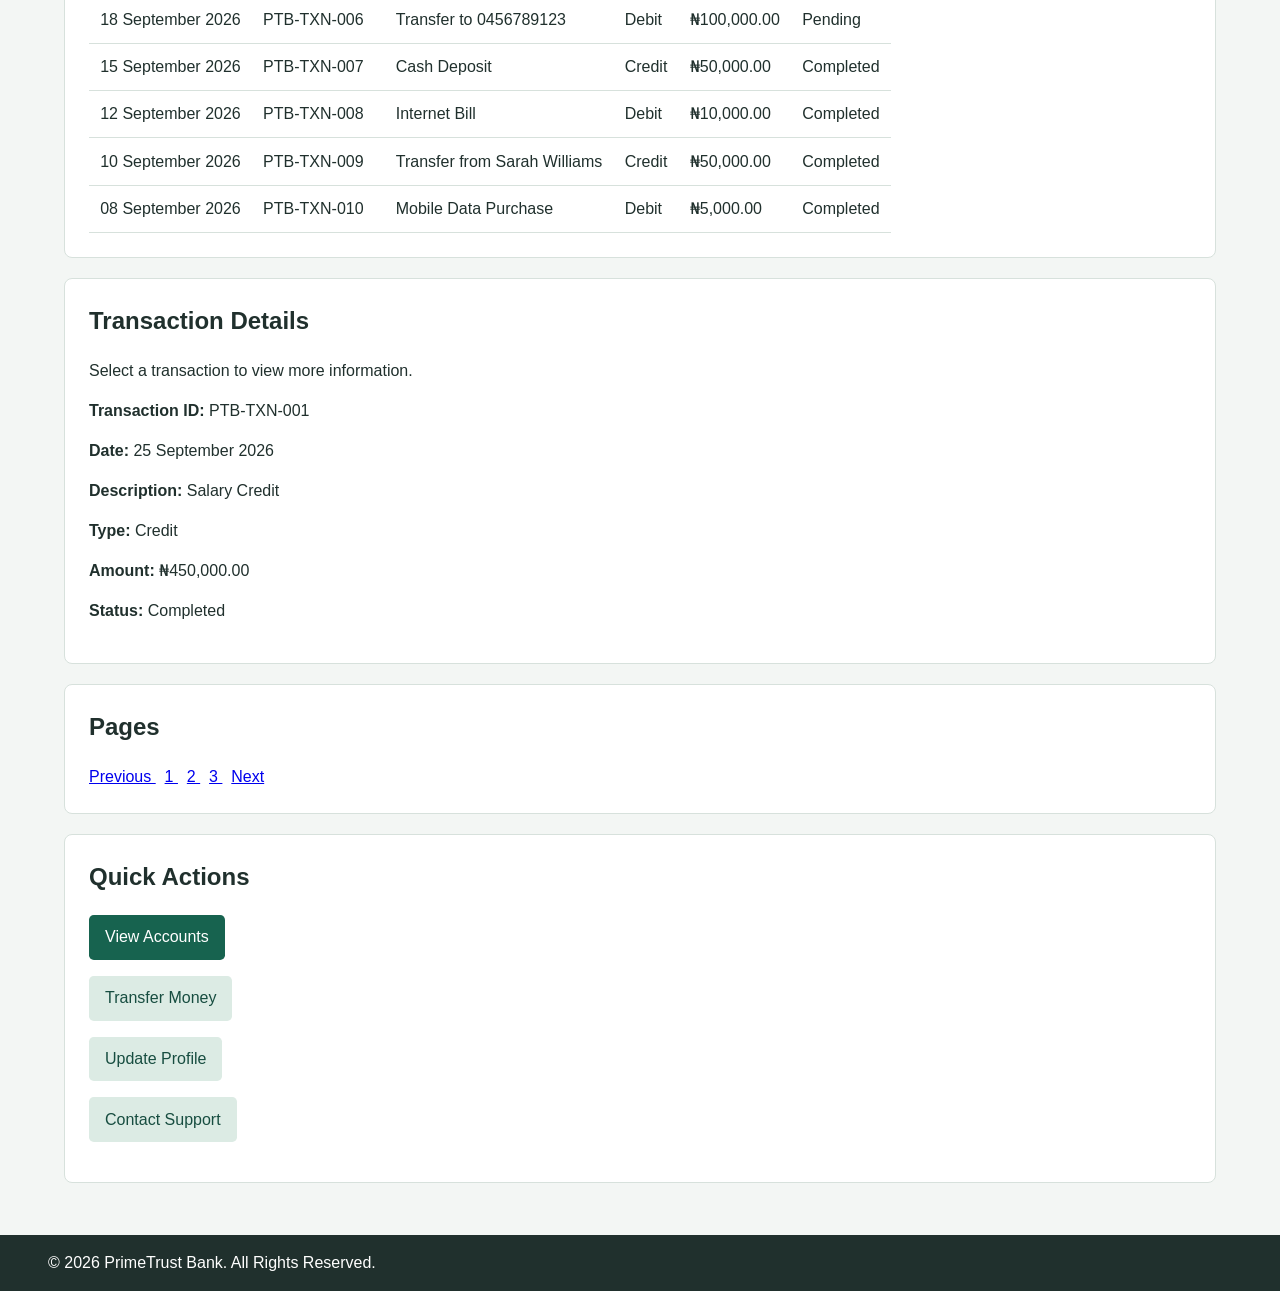
<file: View Transactions.html>
<!DOCTYPE html>
<html lang="en">

<head>

    <meta charset="UTF-8">

    <meta name="viewport" content="width=device-width, initial-scale=1.0">

    <link rel="stylesheet" href="Prime trust.css">
    <title>All Transactions | PrimeTrust Bank</title>

</head>


<body class="page">

    <!-- HEADER -->

    <header class="site-header">

        <h1>PrimeTrust Bank</h1>

        <nav class="main-nav">

            <a href="Prime trust.html">Home</a>

            <a href="Customer Profile.html">Profile</a>

            <a href="Accounts.html">Accounts</a>

            <a href="Transactions.html">Transactions</a>

            <a href="Transfer.html">Transfer Money</a>

            <a href="Support.html">Support</a>

        </nav>

    </header>


    <!-- MAIN CONTENT -->

    <main class="main-content">

        <!-- PAGE INTRODUCTION -->

        <section class="page-intro">

            <h2>All Transactions</h2>

            <p class="search-row">
                View your complete PrimeTrust Bank transaction history.
            </p>

        </section>


        <!-- ACCOUNT INFORMATION -->

        <section class="content-section">

            <h2>Account Information</h2>

            <p>
                <strong>Account Holder:</strong>
                John Doe
            </p>

            <p>
                <strong>Account Number:</strong>
                0123456789
            </p>

            <p>
                <strong>Account Type:</strong>
                Savings Account
            </p>

            <p>
                <strong>Available Balance:</strong>
                ₦1,250,000.00
            </p>

        </section>


        <!-- TRANSACTION SUMMARY -->

        <section class="content-section">

            <h2>Transaction Summary</h2>

            <p>
                <strong>Total Credits:</strong>
                ₦700,000.00
            </p>

            <p>
                <strong>Total Debits:</strong>
                ₦247,500.00
            </p>

            <p>
                <strong>Total Transactions:</strong>
                10
            </p>

        </section>


        <!-- TRANSACTION FILTERS -->

        <section class="content-section">

            <h2>Transaction Filters</h2>

            <p>

                <label for="transaction-type">
                    Transaction Type:
                </label>

                <select
                    id="transaction-type"
                    name="transaction-type"
                >

                    <option value="all">
                        All Transactions
                    </option>

                    <option value="credit">
                        Credit
                    </option>

                    <option value="debit">
                        Debit
                    </option>

                </select>

            </p>


            <p class="search-row">

                <label for="transaction-status">
                    Transaction Status:
                </label>

                <select
                    id="transaction-status"
                    name="transaction-status"
                >

                    <option value="all">
                        All Statuses
                    </option>

                    <option value="completed">
                        Completed
                    </option>

                    <option value="pending">
                        Pending
                    </option>

                    <option value="failed">
                        Failed
                    </option>

                </select>

            </p>


            <p class="search-row">

                <label for="search">
                    Search Transactions:
                </label>

                <input
                    type="search"
                    id="search"
                    name="search"
                    placeholder="Search by description"
                >

            </p>

        </section>


        <!-- ALL TRANSACTIONS -->

        <section class="content-section">

            <h2>Transaction History</h2>

            <table class="transaction-table">

                <thead>

                    <tr>

                        <th>Date</th>

                        <th>Transaction ID</th>

                        <th>Description</th>

                        <th>Type</th>

                        <th>Amount</th>

                        <th>Status</th>

                    </tr>

                </thead>


                <tbody>


                    <!-- TRANSACTION 1 -->

                    <tr>

                        <td>
                            25 September 2026
                        </td>

                        <td>
                            PTB-TXN-001
                        </td>

                        <td>
                            Salary Credit
                        </td>

                        <td>
                            Credit
                        </td>

                        <td>
                            ₦450,000.00
                        </td>

                        <td>
                            Completed
                        </td>

                    </tr>


                    <!-- TRANSACTION 2 -->

                    <tr>

                        <td>
                            24 September 2026
                        </td>

                        <td>
                            PTB-TXN-002
                        </td>

                        <td>
                            Transfer to John Smith
                        </td>

                        <td>
                            Debit
                        </td>

                        <td>
                            ₦50,000.00
                        </td>

                        <td>
                            Completed
                        </td>

                    </tr>


                    <!-- TRANSACTION 3 -->

                    <tr>

                        <td>
                            23 September 2026
                        </td>

                        <td>
                            PTB-TXN-003
                        </td>

                        <td>
                            Electricity Bill
                        </td>

                        <td>
                            Debit
                        </td>

                        <td>
                            ₦45,000.00
                        </td>

                        <td>
                            Completed
                        </td>

                    </tr>


                    <!-- TRANSACTION 4 -->

                    <tr>

                        <td>
                            22 September 2026
                        </td>

                        <td>
                            PTB-TXN-004
                        </td>

                        <td>
                            Airtime Top-up
                        </td>

                        <td>
                            Debit
                        </td>

                        <td>
                            ₦2,500.00
                        </td>

                        <td>
                            Completed
                        </td>

                    </tr>


                    <!-- TRANSACTION 5 -->

                    <tr>

                        <td>
                            20 September 2026
                        </td>

                        <td>
                            PTB-TXN-005
                        </td>

                        <td>
                            Transfer from Mary Johnson
                        </td>

                        <td>
                            Credit
                        </td>

                        <td>
                            ₦200,000.00
                        </td>

                        <td>
                            Completed
                        </td>

                    </tr>


                    <!-- TRANSACTION 6 -->

                    <tr>

                        <td>
                            18 September 2026
                        </td>

                        <td>
                            PTB-TXN-006
                        </td>

                        <td>
                            Transfer to 0456789123
                        </td>

                        <td>
                            Debit
                        </td>

                        <td>
                            ₦100,000.00
                        </td>

                        <td>
                            Pending
                        </td>

                    </tr>


                    <!-- TRANSACTION 7 -->

                    <tr>

                        <td>
                            15 September 2026
                        </td>

                        <td>
                            PTB-TXN-007
                        </td>

                        <td>
                            Cash Deposit
                        </td>

                        <td>
                            Credit
                        </td>

                        <td>
                            ₦50,000.00
                        </td>

                        <td>
                            Completed
                        </td>

                    </tr>


                    <!-- TRANSACTION 8 -->

                    <tr>

                        <td>
                            12 September 2026
                        </td>

                        <td>
                            PTB-TXN-008
                        </td>

                        <td>
                            Internet Bill
                        </td>

                        <td>
                            Debit
                        </td>

                        <td>
                            ₦10,000.00
                        </td>

                        <td>
                            Completed
                        </td>

                    </tr>


                    <!-- TRANSACTION 9 -->

                    <tr>

                        <td>
                            10 September 2026
                        </td>

                        <td>
                            PTB-TXN-009
                        </td>

                        <td>
                            Transfer from Sarah Williams
                        </td>

                        <td>
                            Credit
                        </td>

                        <td>
                            ₦50,000.00
                        </td>

                        <td>
                            Completed
                        </td>

                    </tr>


                    <!-- TRANSACTION 10 -->

                    <tr>

                        <td>
                            08 September 2026
                        </td>

                        <td>
                            PTB-TXN-010
                        </td>

                        <td>
                            Mobile Data Purchase
                        </td>

                        <td>
                            Debit
                        </td>

                        <td>
                            ₦5,000.00
                        </td>

                        <td>
                            Completed
                        </td>

                    </tr>


                </tbody>

            </table>

        </section>


        <!-- TRANSACTION DETAILS -->

        <section class="content-section">

            <h2>Transaction Details</h2>

            <p>
                Select a transaction to view more information.
            </p>

            <p>
                <strong>Transaction ID:</strong>
                PTB-TXN-001
            </p>

            <p>
                <strong>Date:</strong>
                25 September 2026
            </p>

            <p>
                <strong>Description:</strong>
                Salary Credit
            </p>

            <p>
                <strong>Type:</strong>
                Credit
            </p>

            <p>
                <strong>Amount:</strong>
                ₦450,000.00
            </p>

            <p>
                <strong>Status:</strong>
                Completed
            </p>

        </section>


        <!-- PAGINATION -->

        <section class="content-section">

            <h2>Pages</h2>

            <nav class="pagination">

                <a href="#">
                    Previous
                </a>

                &nbsp;

                <a href="#">
                    1
                </a>

                &nbsp;

                <a href="#">
                    2
                </a>

                &nbsp;

                <a href="#">
                    3
                </a>

                &nbsp;

                <a href="#">
                    Next
                </a>

            </nav>

        </section>


        <!-- QUICK ACTIONS -->

        <section class="content-section">

            <h2>Quick Actions</h2>

            <p>

                <a class="button" href="Accounts.html">
                    View Accounts
                </a>

            </p>


            <p>

                <a class="button button-secondary" href="Transfer.html">
                    Transfer Money
                </a>

            </p>


            <p>

                <a class="button button-secondary" href="Customer Profile.html">
                    Update Profile
                </a>

            </p>


            <p>

                <a class="button button-secondary" href="Support.html">
                    Contact Support
                </a>

            </p>

        </section>

    </main>


    <!-- FOOTER -->

    <footer class="site-footer">

        <p>
            &copy; 2026 PrimeTrust Bank.
            All Rights Reserved.
        </p>

    </footer>


</body>

</html>
</file>
<file: Prime trust.css>
:root {
  color-scheme: light;
  font-family: "Segoe UI", Arial, sans-serif;
  color: #20302d;
  background: #f3f6f4;
  font-synthesis: none;
  text-rendering: optimizeLegibility;
}

* {
  box-sizing: border-box;
}

body {
  margin: 0;
  min-width: 320px;
  line-height: 1.5;
}

img,
video,
svg {
  max-width: 100%;
  height: auto;
}

.site-header,
body > header {
  padding: 1rem clamp(1rem, 4vw, 3rem);
  color: #fff;
  background: #174d40;
}

.site-header h1,
body > header h1 {
  margin: 0 0 .75rem;
}

.main-nav,
body > header nav {
  display: flex;
  flex-wrap: wrap;
  gap: .4rem;
}

.main-nav a,
body > header nav a {
  display: inline-block;
  padding: .45rem .65rem;
  color: inherit;
  text-decoration: none;
}

.main-nav a:hover,
body > header nav a:hover {
  background: rgb(255 255 255 / 14%);
}

.main-content,
body > main {
  width: min(100% - 2rem, 72rem);
  margin: 0 auto;
  padding: 1.5rem 0 2rem;
}

.page-intro,
.content-section,
.profile-section,
.form-card,
.registration-form,
.account-card,
.support-card,
body > main > section {
  min-width: 0;
  margin: 0 0 1.25rem;
  padding: clamp(1rem, 3vw, 1.5rem);
  border: 1px solid #d7e1dc;
  border-radius: .5rem;
  background: #fff;
}

.page-intro h2,
.content-section h2,
.profile-section h3 {
  margin-top: 0;
}

.profile-layout {
  display: grid;
  grid-template-columns: minmax(14rem, .8fr) minmax(0, 2fr);
  gap: 1.25rem;
}

.profile-sidebar {
  min-width: 0;
  padding: 1.25rem;
  border-radius: .5rem;
  background: #e4efea;
}

.profile-picture img {
  width: 7rem;
  aspect-ratio: 1;
  object-fit: cover;
}

.profile-row {
  display: grid;
  grid-template-columns: minmax(8rem, .7fr) minmax(0, 1.3fr);
  gap: .75rem;
  padding: .65rem 0;
  border-bottom: 1px solid #e4ebe7;
}

.profile-value {
  overflow-wrap: anywhere;
}

.account-grid,
.support-grid,
.form-grid,
.registration-container .form-grid {
  display: grid;
  grid-template-columns: repeat(auto-fit, minmax(min(100%, 16rem), 1fr));
  gap: 1rem;
}

.form-card,
.registration-form {
  width: min(100%, 52rem);
  margin-inline: auto;
}

.form-group {
  min-width: 0;
}

input:not([type="checkbox"]):not([type="radio"]),
select,
textarea {
  display: block;
  width: 100%;
  max-width: 100%;
  min-height: 2.75rem;
  padding: .6rem .7rem;
  border: 1px solid #aebdb6;
  border-radius: .3rem;
  background: #fff;
  font: inherit;
}

textarea {
  min-height: 7rem;
  resize: vertical;
}

fieldset {
  min-width: 0;
  margin: 0 0 1rem;
  padding: 1rem;
  border: 1px solid #d7e1dc;
}

button,
.button {
  display: inline-block;
  max-width: 100%;
  padding: .65rem 1rem;
  border: 0;
  border-radius: .3rem;
  color: #fff;
  background: #17634f;
  font: inherit;
  text-align: center;
  text-decoration: none;
  cursor: pointer;
}

.button-secondary {
  color: #174d40;
  background: #dcebe4;
}

table,
.transaction-table {
  width: 100%;
  border-collapse: collapse;
}

.transaction-table {
  display: block;
  max-width: 100%;
  overflow-x: auto;
  -webkit-overflow-scrolling: touch;
}

th,
td {
  padding: .7rem;
  border-bottom: 1px solid #d7e1dc;
  text-align: left;
  white-space: nowrap;
}

.site-footer,
body > footer {
  display: flex;
  flex-wrap: wrap;
  gap: .5rem 1rem;
  align-items: center;
  padding: 1rem clamp(1rem, 4vw, 3rem);
  color: #fff;
  background: #20302d;
}

.site-footer p,
body > footer p {
  flex-basis: 100%;
  margin: 0;
}

.site-footer a,
body > footer a {
  color: #fff;
}

@media (max-width: 640px) {
  .main-content,
  body > main {
    width: min(100% - 1.25rem, 72rem);
    padding-top: 1rem;
  }

  .profile-layout {
    grid-template-columns: minmax(0, 1fr);
  }

  .profile-row {
    grid-template-columns: minmax(0, 1fr);
    gap: .15rem;
  }

  .main-nav,
  body > header nav {
    gap: .2rem;
  }

  .main-nav a,
  body > header nav a {
    padding: .45rem;
  }

  .site-footer,
  body > footer {
    align-items: flex-start;
  }
}
</file>
